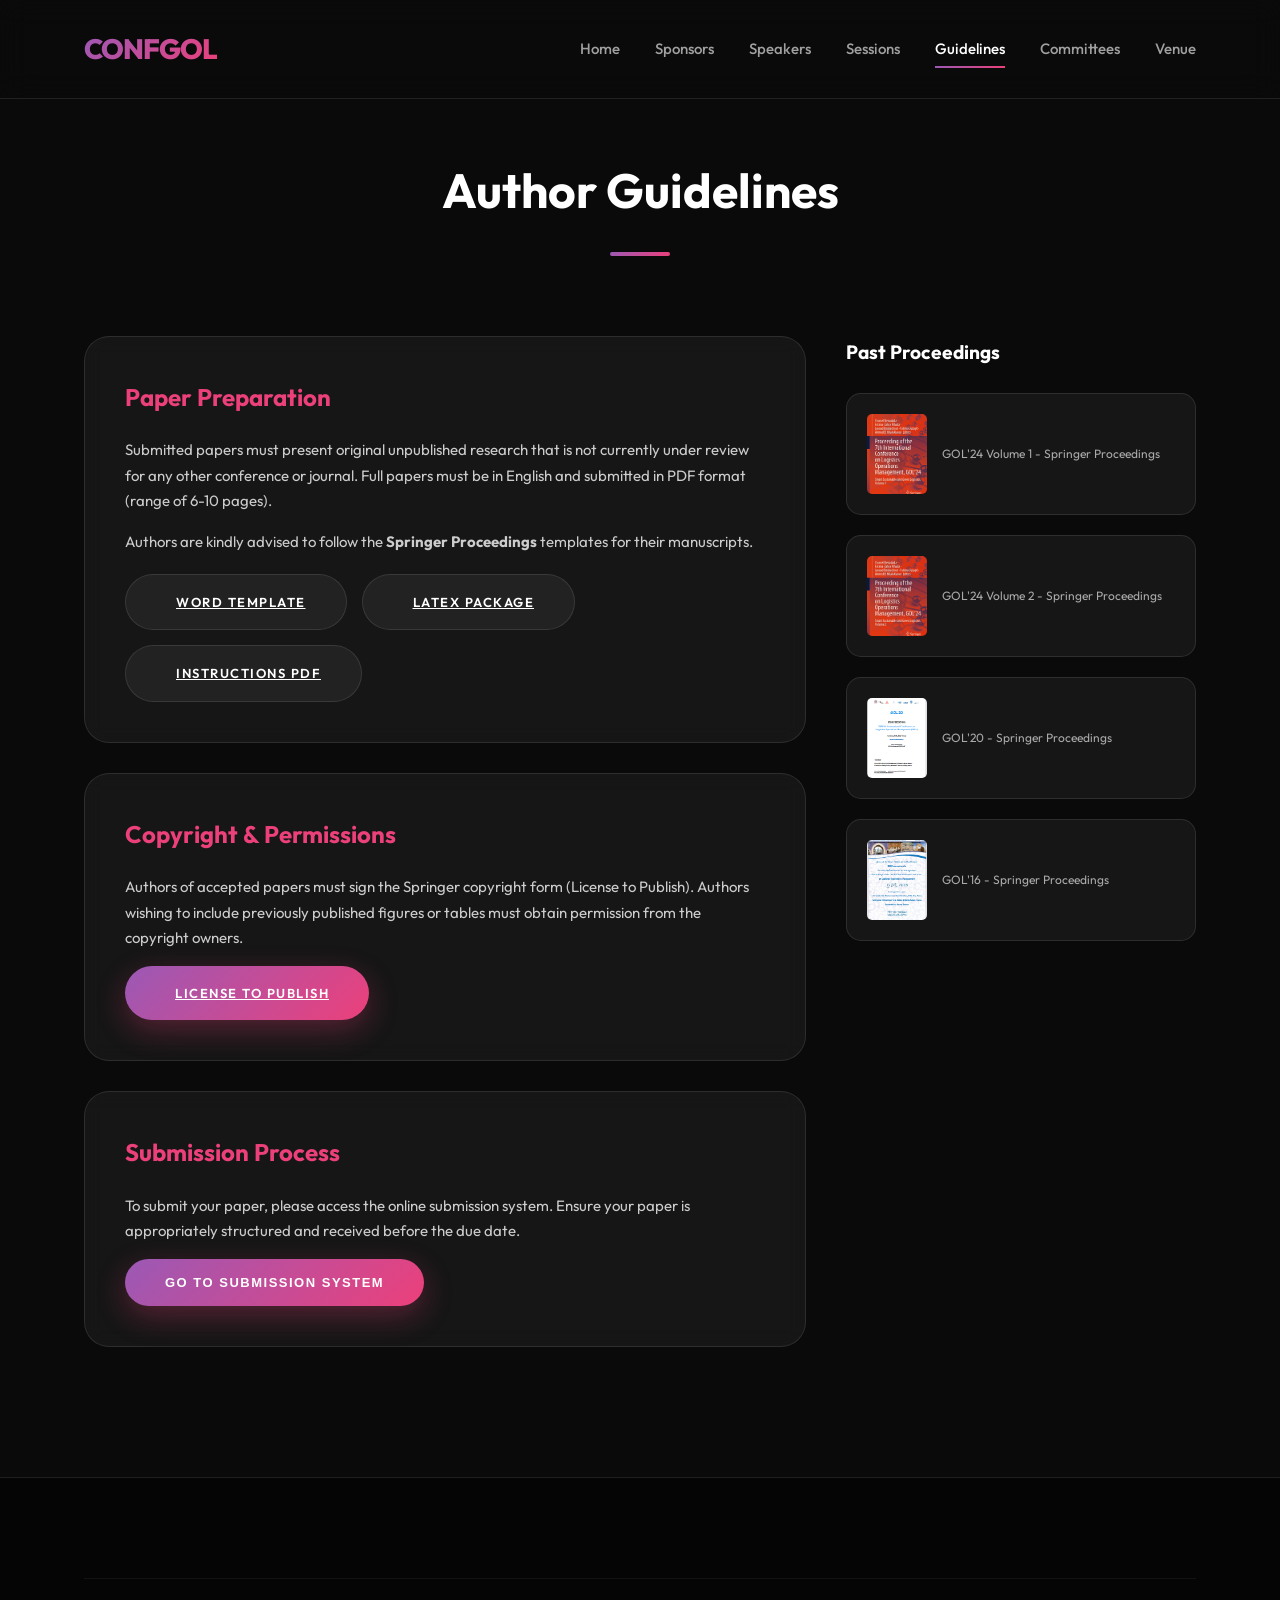
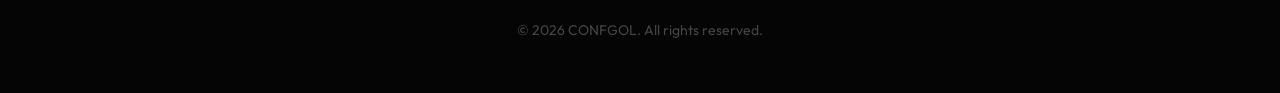
<file: author-guideline.html>
<!DOCTYPE html>
<html lang="en">
<head>
    <meta charset="UTF-8">
    <meta name="viewport" content="width=device-width, initial-scale=1.0">
    <title>GOL 2026 Conference</title>
    <link rel="preconnect" href="https://fonts.googleapis.com">
    <link rel="preconnect" href="https://fonts.gstatic.com" crossorigin>
    <link href="https://fonts.googleapis.com/css2?family=Outfit:wght@300;400;600;800&display=swap" rel="stylesheet">
    <link rel="stylesheet" href="css/style.css">
    <style>
        .guideline-wrapper { display: flex; gap: 40px; margin-top: 50px; }
        .guideline-main { flex: 1; }
        .guideline-sidebar { flex: 0 0 350px; }
        .doc-section {
            background: var(--glass-bg);
            border: 1px solid var(--glass-border);
            padding: 40px;
            border-radius: 25px;
            margin-bottom: 30px;
            backdrop-filter: blur(10px);
        }
        .doc-section h3 { color: var(--primary-pink); margin-bottom: 20px; font-size: 1.5rem; }
        .doc-section p { color: #ccc; margin-bottom: 15px; font-size: 15px; }
        .download-box {
            display: flex;
            gap: 15px;
            margin-top: 20px;
            flex-wrap: wrap;
        }
        .proceeding-card {
            background: var(--glass-bg);
            border: 1px solid var(--glass-border);
            padding: 20px;
            border-radius: 15px;
            margin-bottom: 20px;
            display: flex;
            gap: 15px;
            align-items: center;
            transition: var(--transition);
        }
        .proceeding-card:hover { transform: translateX(5px); background: rgba(255, 255, 255, 0.1); }
        .proceeding-card img { width: 60px; height: 80px; object-fit: cover; border-radius: 5px; }
        .proceeding-card p { font-size: 12px; color: #aaa; margin: 0; }
        @media (max-width: 992px) {
            .guideline-wrapper { flex-direction: column; }
            .guideline-sidebar { flex: 0 0 auto; }
        }
    </style>
</head>
<body>
    <header>
        <div class="container">
            <div class="logo">
                <a href="index.html">CONFGOL</a>
            </div>
            <nav id="main-nav">
                <div id="toggle-nav" aria-label="Toggle navigation">
                    <span class="menu-icon"></span>
                </div>
                <ul>
                    <li><a href="index.html">Home</a></li>
                    <li><a href="sponsor-and-partners.html">Sponsors</a></li>
                    <li><a href="keynote-speakers.html">Speakers</a></li>
                    <li><a href="special-sessions.html">Sessions</a></li>
                    <li><a href="author-guideline.html" class="active">Guidelines</a></li>
                    <li><a href="committees.html">Committees</a></li>
                    <li><a href="venue.html">Venue</a></li>
                </ul>
            </nav>
        </div>
    </header>

    <main class="container" style="padding-top: 150px;">
        <div class="section-header">
            <h2>Author Guidelines</h2>
            <div class="divider"></div>
        </div>

        <div class="guideline-wrapper">
            <div class="guideline-main">
                <div class="doc-section">
                    <h3>Paper Preparation</h3>
                    <p>Submitted papers must present original unpublished research that is not currently under review for any other conference or journal. Full papers must be in English and submitted in PDF format (range of 6-10 pages).</p>
                    <p>Authors are kindly advised to follow the <strong>Springer Proceedings</strong> templates for their manuscripts.</p>
                    
                    <div class="download-box">
                        <a href="docs/Word_Template.zip" class="btn btn-secondary"><i class="fas fa-file-word"></i> Word Template</a>
                        <a href="docs/LaTex_Package.zip" class="btn btn-secondary"><i class="fas fa-file-code"></i> LaTeX Package</a>
                        <a href="docs/typeinst.pdf" class="btn btn-secondary"><i class="fas fa-file-pdf"></i> Instructions PDF</a>
                    </div>
                </div>

                <div class="doc-section">
                    <h3>Copyright & Permissions</h3>
                    <p>Authors of accepted papers must sign the Springer copyright form (License to Publish). Authors wishing to include previously published figures or tables must obtain permission from the copyright owners.</p>
                    <a href="docs/Springer_Licence.docx" class="btn btn-primary"><i class="fas fa-signature"></i> License to Publish</a>
                </div>

                <div class="doc-section">
                    <h3>Submission Process</h3>
                    <p>To submit your paper, please access the online submission system. Ensure your paper is appropriately structured and received before the due date.</p>
                    <button class="btn btn-primary">Go to Submission System</button>
                </div>
            </div>

            <aside class="guideline-sidebar">
                <h3 style="margin-bottom: 25px; font-size: 1.2rem;">Past Proceedings</h3>
                <div class="proceeding-card">
                    <img src="images/Proceeding1.png" alt="P1">
                    <p>GOL'24 Volume 1 - Springer Proceedings</p>
                </div>
                <div class="proceeding-card">
                    <img src="images/Proceeding2.png" alt="P2">
                    <p>GOL'24 Volume 2 - Springer Proceedings</p>
                </div>
                <div class="proceeding-card">
                    <img src="images/Proceeding3.png" alt="P3">
                    <p>GOL'20 - Springer Proceedings</p>
                </div>
                <div class="proceeding-card">
                    <img src="images/Proceeding4.png" alt="P4">
                    <p>GOL'16 - Springer Proceedings</p>
                </div>
            </aside>
        </div>
    </main>

    <footer style="margin-top: 100px;">
        <div class="container">
            <div class="footer-bottom">
                <p>&copy; 2026 CONFGOL. All rights reserved.</p>
            </div>
        </div>
    </footer>

    <script src="js/script.js"></script>
</body>
</html>
</file>
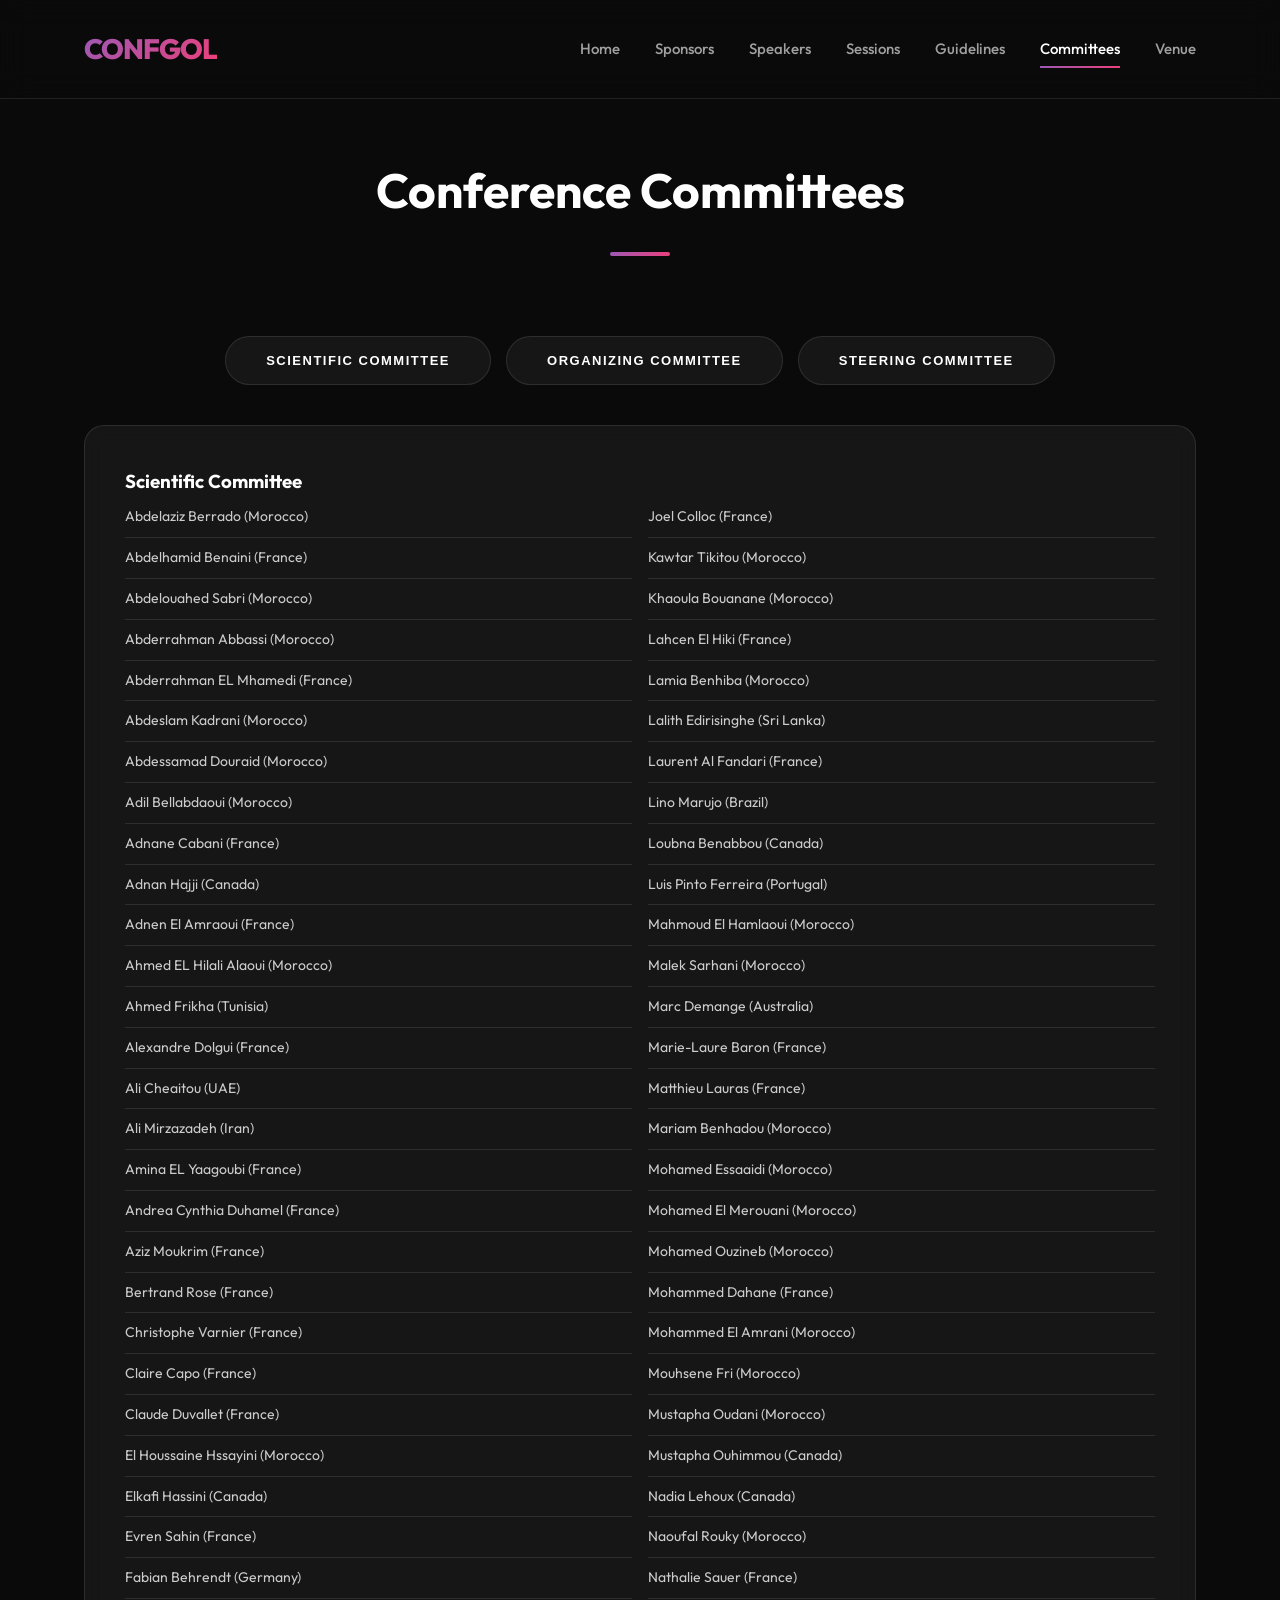
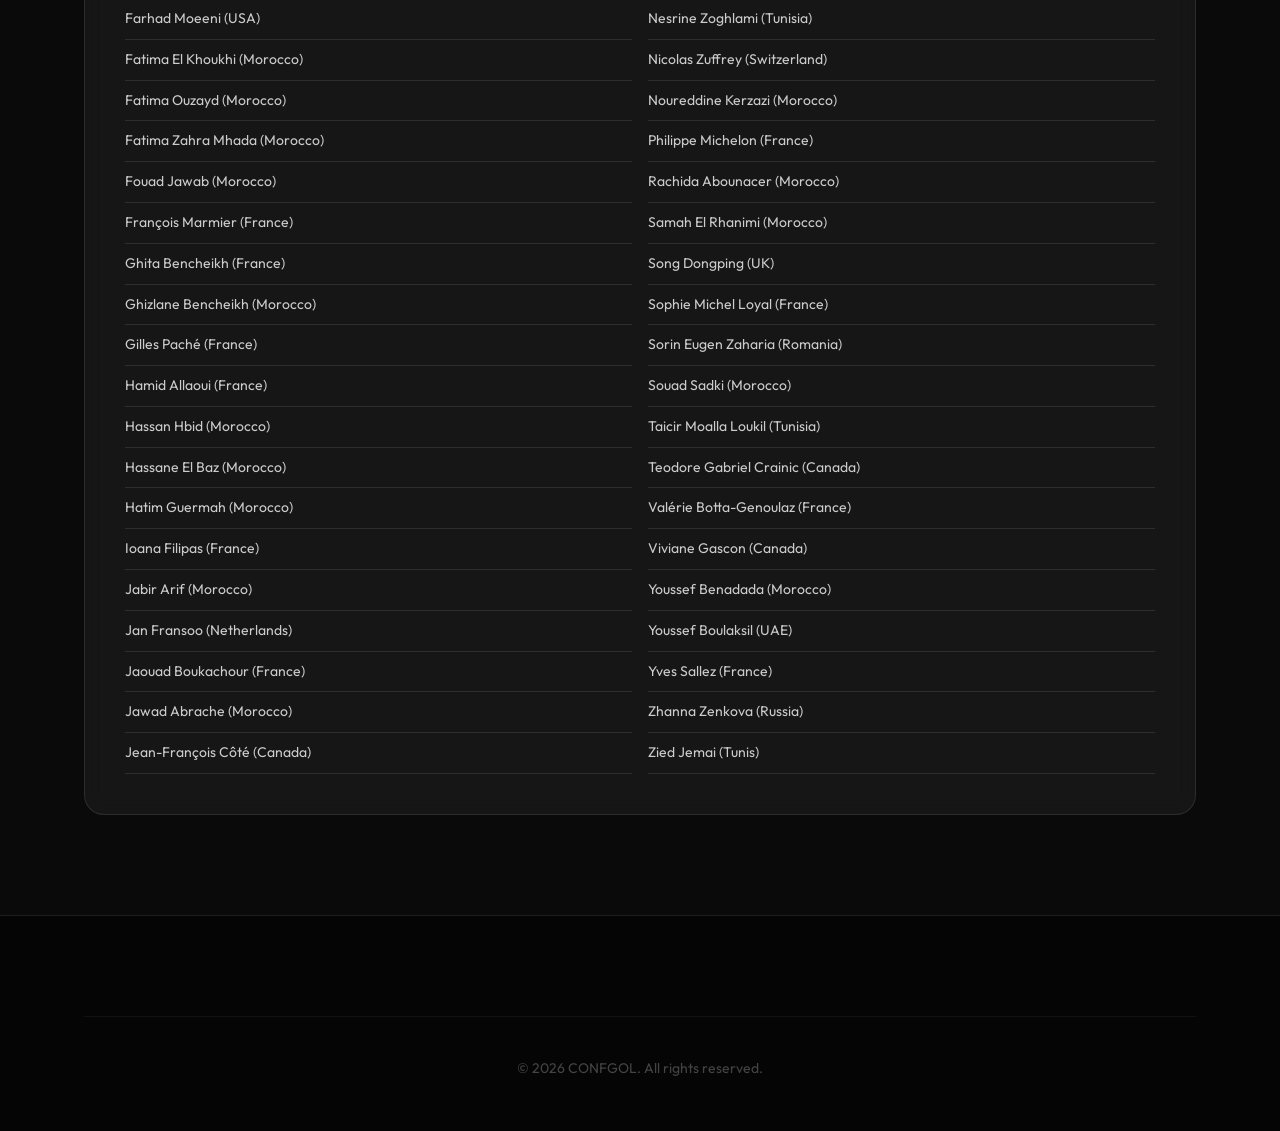
<file: committees.html>
<!DOCTYPE html>
<html lang="en">
<head>
    <meta charset="UTF-8">
    <meta name="viewport" content="width=device-width, initial-scale=1.0">
    <title>Committees | GOL'26</title>
    <link rel="preconnect" href="https://fonts.googleapis.com">
    <link rel="preconnect" href="https://fonts.gstatic.com" crossorigin>
    <link href="https://fonts.googleapis.com/css2?family=Outfit:wght@300;400;600;800&display=swap" rel="stylesheet">
    <link rel="stylesheet" href="css/style.css">
    <style>
        .committee-section { display: none; }
        .committee-section.active { display: block; animation: fadeIn 0.5s ease; }
        .committee-list { columns: 2; list-style: none; padding: 0; }
        @media (max-width: 768px) { .committee-list { columns: 1; } }
        .committee-list li { padding: 8px 0; border-bottom: 1px solid var(--glass-border); font-size: 14px; color: #ccc; }
        .committee-nav { margin-bottom: 40px; display: flex; gap: 15px; justify-content: center; flex-wrap: wrap; }
    </style>
</head>
<body>
    <header>
        <div class="container">
            <div class="logo">
                <a href="index.html">CONFGOL</a>
            </div>
            <nav id="main-nav">
                <div id="toggle-nav" aria-label="Toggle navigation">
                    <span class="menu-icon"></span>
                </div>
                <ul>
                    <li><a href="index.html">Home</a></li>
                    <li><a href="sponsor-and-partners.html">Sponsors</a></li>
                    <li><a href="keynote-speakers.html">Speakers</a></li>
                    <li><a href="special-sessions.html">Sessions</a></li>
                    <li><a href="author-guideline.html">Guidelines</a></li>
                    <li><a href="committees.html" class="active">Committees</a></li>
                    <li><a href="venue.html">Venue</a></li>
                </ul>
            </nav>
        </div>
    </header>

    <main class="container" style="padding-top: 150px;">
        <div class="section-header">
            <h2>Conference Committees</h2>
            <div class="divider"></div>
        </div>

        <div class="committee-nav">
            <button class="btn btn-secondary active" data-target="scientific-committee">Scientific Committee</button>
            <button class="btn btn-secondary" data-target="organizing-committee">Organizing Committee</button>
            <button class="btn btn-secondary" data-target="steering-committee">Steering Committee</button>
        </div>

        <section id="scientific-committee" class="committee-section active glass-card" style="flex-direction: column; align-items: flex-start;">
            <h3>Scientific Committee</h3>
            <ul class="committee-list">
                <li>Abdelaziz Berrado (Morocco)</li>
                <li>Abdelhamid Benaini (France)</li>
                <li>Abdelouahed Sabri (Morocco)</li>
                <li>Abderrahman Abbassi (Morocco)</li>
                <li>Abderrahman EL Mhamedi (France)</li>
                <li>Abdeslam Kadrani (Morocco)</li>
                <li>Abdessamad Douraid (Morocco)</li>
                <li>Adil Bellabdaoui (Morocco)</li>
                <li>Adnane Cabani (France)</li>
                <li>Adnan Hajji (Canada)</li>
                <li>Adnen El Amraoui (France)</li>
                <li>Ahmed EL Hilali Alaoui (Morocco)</li>
                <li>Ahmed Frikha (Tunisia)</li>
                <li>Alexandre Dolgui (France)</li>
                <li>Ali Cheaitou (UAE)</li>
                <li>Ali Mirzazadeh (Iran)</li>
                <li>Amina EL Yaagoubi (France)</li>
                <li>Andrea Cynthia Duhamel (France)</li>
                <li>Aziz Moukrim (France)</li>
                <li>Bertrand Rose (France)</li>
                <li>Christophe Varnier (France)</li>
                <li>Claire Capo (France)</li>
                <li>Claude Duvallet (France)</li>
                <li>El Houssaine Hssayini (Morocco)</li>
                <li>Elkafi Hassini (Canada)</li>
                <li>Evren Sahin (France)</li>
                <li>Fabian Behrendt (Germany)</li>
                <li>Farhad Moeeni (USA)</li>
                <li>Fatima El Khoukhi (Morocco)</li>
                <li>Fatima Ouzayd (Morocco)</li>
                <li>Fatima Zahra Mhada (Morocco)</li>
                <li>Fouad Jawab (Morocco)</li>
                <li>François Marmier (France)</li>
                <li>Ghita Bencheikh (France)</li>
                <li>Ghizlane Bencheikh (Morocco)</li>
                <li>Gilles Paché (France)</li>
                <li>Hamid Allaoui (France)</li>
                <li>Hassan Hbid (Morocco)</li>
                <li>Hassane El Baz (Morocco)</li>
                <li>Hatim Guermah (Morocco)</li>
                <li>Ioana Filipas (France)</li>
                <li>Jabir Arif (Morocco)</li>
                <li>Jan Fransoo (Netherlands)</li>
                <li>Jaouad Boukachour (France)</li>
                <li>Jawad Abrache (Morocco)</li>
                <li>Jean-François Côté (Canada)</li>
                <li>Joel Colloc (France)</li>
                <li>Kawtar Tikitou (Morocco)</li>
                <li>Khaoula Bouanane (Morocco)</li>
                <li>Lahcen El Hiki (France)</li>
                <li>Lamia Benhiba (Morocco)</li>
                <li>Lalith Edirisinghe (Sri Lanka)</li>
                <li>Laurent Al Fandari (France)</li>
                <li>Lino Marujo (Brazil)</li>
                <li>Loubna Benabbou (Canada)</li>
                <li>Luis Pinto Ferreira (Portugal)</li>
                <li>Mahmoud El Hamlaoui (Morocco)</li>
                <li>Malek Sarhani (Morocco)</li>
                <li>Marc Demange (Australia)</li>
                <li>Marie-Laure Baron (France)</li>
                <li>Matthieu Lauras (France)</li>
                <li>Mariam Benhadou (Morocco)</li>
                <li>Mohamed Essaaidi (Morocco)</li>
                <li>Mohamed El Merouani (Morocco)</li>
                <li>Mohamed Ouzineb (Morocco)</li>
                <li>Mohammed Dahane (France)</li>
                <li>Mohammed El Amrani (Morocco)</li>
                <li>Mouhsene Fri (Morocco)</li>
                <li>Mustapha Oudani (Morocco)</li>
                <li>Mustapha Ouhimmou (Canada)</li>
                <li>Nadia Lehoux (Canada)</li>
                <li>Naoufal Rouky (Morocco)</li>
                <li>Nathalie Sauer (France)</li>
                <li>Nesrine Zoghlami (Tunisia)</li>
                <li>Nicolas Zuffrey (Switzerland)</li>
                <li>Noureddine Kerzazi (Morocco)</li>
                <li>Philippe Michelon (France)</li>
                <li>Rachida Abounacer (Morocco)</li>
                <li>Samah El Rhanimi (Morocco)</li>
                <li>Song Dongping (UK)</li>
                <li>Sophie Michel Loyal (France)</li>
                <li>Sorin Eugen Zaharia (Romania)</li>
                <li>Souad Sadki (Morocco)</li>
                <li>Taicir Moalla Loukil (Tunisia)</li>
                <li>Teodore Gabriel Crainic (Canada)</li>
                <li>Valérie Botta-Genoulaz (France)</li>
                <li>Viviane Gascon (Canada)</li>
                <li>Youssef Benadada (Morocco)</li>
                <li>Youssef Boulaksil (UAE)</li>
                <li>Yves Sallez (France)</li>
                <li>Zhanna Zenkova (Russia)</li>
                <li>Zied Jemai (Tunis)</li>
            </ul>
        </section>

        <section id="organizing-committee" class="committee-section glass-card" style="flex-direction: column; align-items: flex-start;">
            <h3>Organizing Committee</h3>
            <ul class="committee-list" style="columns: 1;">
                <li>Youssef Benadada - Mohammed V University, Morocco</li>
                <li>Ahmed El Hilali Alaoui - Euro-Mediterranean University of Fes, Morocco</li>
                <li>Jaouad Boukachour - University of Le Havre, France</li>
                <li>Fatima Zahra Mhada - Mohammed V University, Morocco</li>
                <li>Fatima Ouzayd - Mohammed V University, Morocco</li>
                <li>Mohammed El Amrani - Faculty of Sciences, Mohammed V University in Rabat, Morocco</li>
                <li>Khaoula Bouanane - Mohammed V University, Morocco</li>
                <li>Khadija Mhada - ENSAM Casablanca, Morocco</li>
                <li>Khalil Abbal - Mohammed V University, Morocco</li>
            </ul>
        </section>

        <section id="steering-committee" class="committee-section glass-card" style="flex-direction: column; align-items: flex-start;">
            <h3>Steering Committee Chairs</h3>
            <ul class="committee-list" style="columns: 1;">
                <li>Youssef Benadada - Mohammed V University, Morocco</li>
                <li>Ahmed El Hilali Alaoui - Euro-Mediterranean University of Fes, Morocco</li>
                <li>Jaouad Boukachour - University of Le Havre, France</li>
            </ul>
        </section>
    </main>

    <footer style="margin-top: 100px;">
        <div class="container">
            <div class="footer-bottom">
                <p>&copy; 2026 CONFGOL. All rights reserved.</p>
            </div>
        </div>
    </footer>

    <script src="js/script.js"></script>
    <script>
        // Local handling for buttons in this page
        const navBtns = document.querySelectorAll('.committee-nav .btn');
        const sections = document.querySelectorAll('.committee-section');
        navBtns.forEach(btn => {
            btn.addEventListener('click', () => {
                navBtns.forEach(b => b.classList.remove('active'));
                sections.forEach(s => s.classList.remove('active'));
                btn.classList.add('active');
                document.getElementById(btn.getAttribute('data-target')).classList.add('active');
            });
        });
    </script>
</body>
</html>
</file>
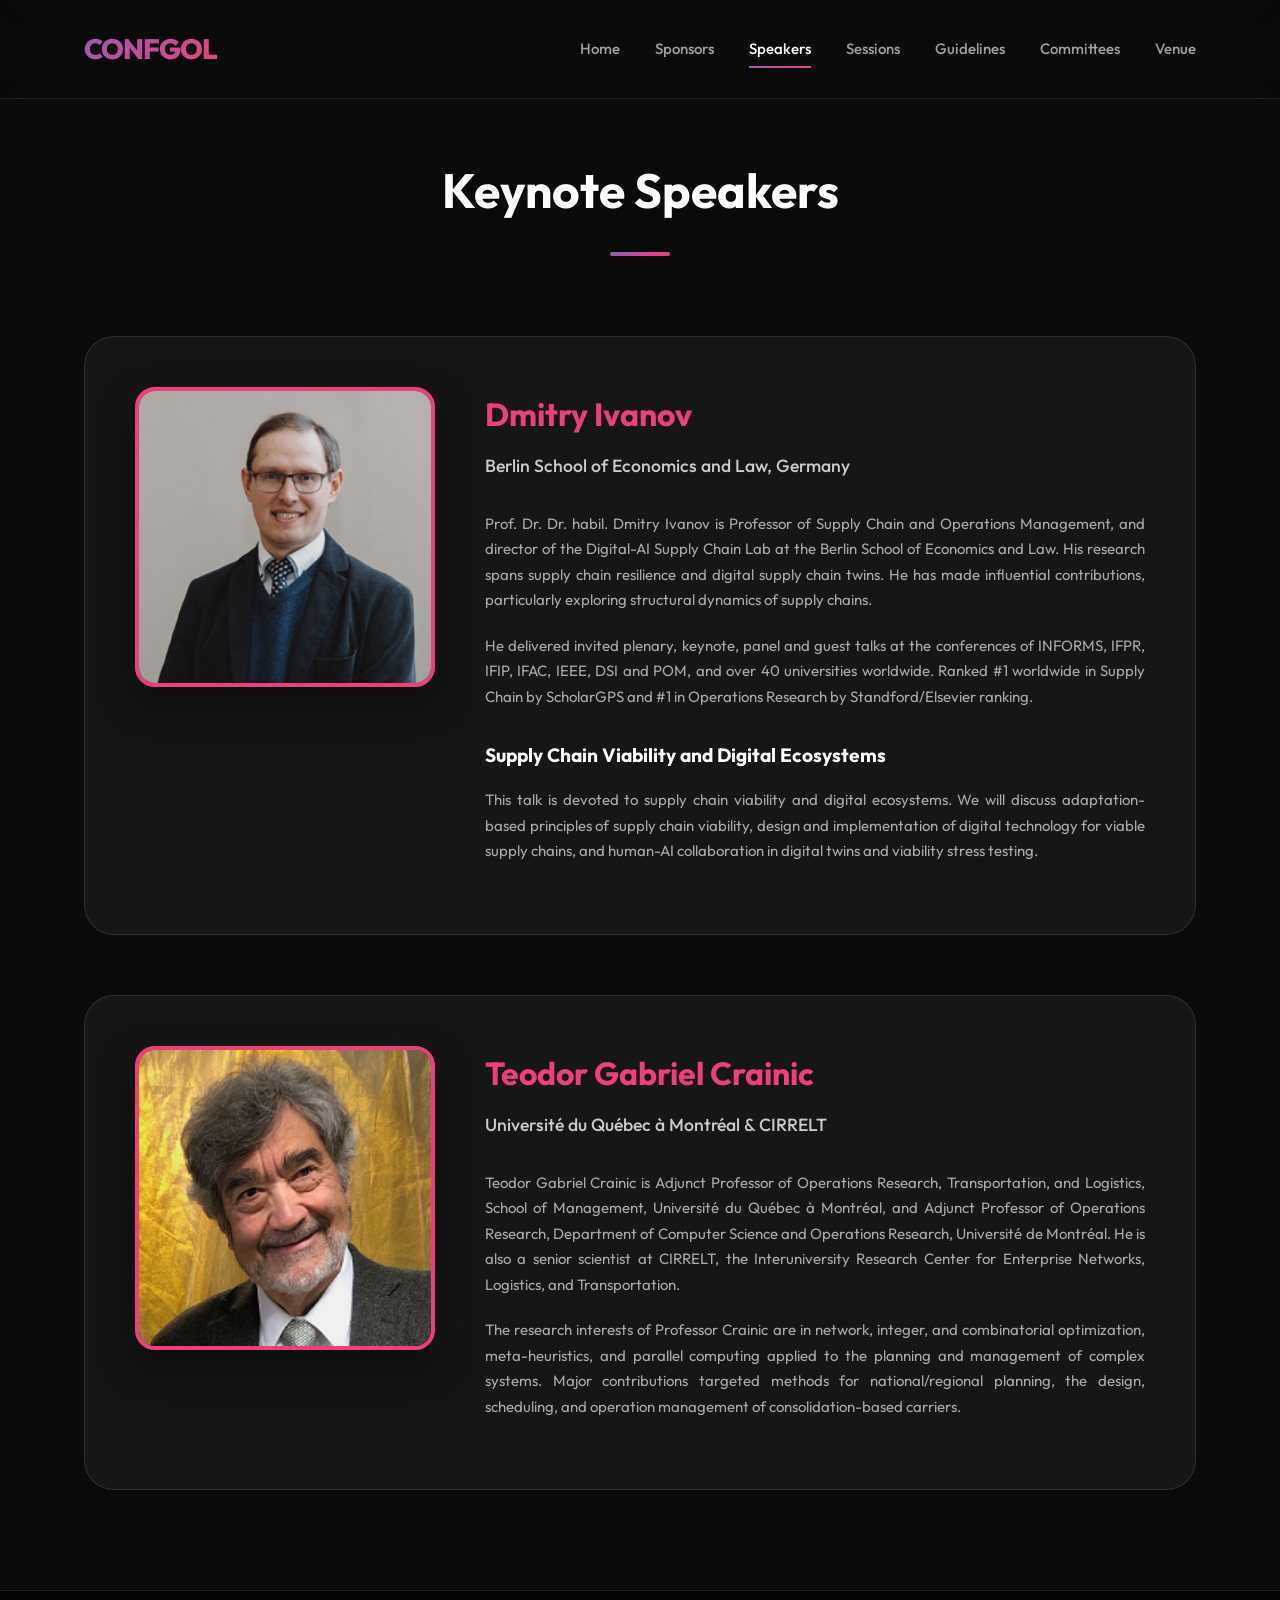
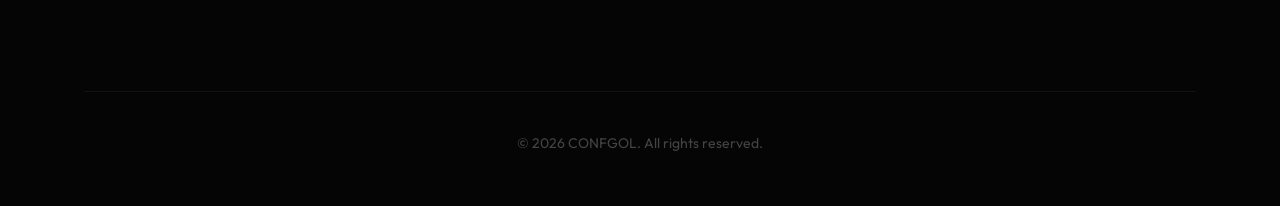
<file: keynote-speakers.html>
<!DOCTYPE html>
<html lang="en">
<head>
    <meta charset="UTF-8">
    <meta name="viewport" content="width=device-width, initial-scale=1.0">
    <title>Keynote Speakers | GOL'26</title>
    <link rel="preconnect" href="https://fonts.googleapis.com">
    <link rel="preconnect" href="https://fonts.gstatic.com" crossorigin>
    <link href="https://fonts.googleapis.com/css2?family=Outfit:wght@300;400;600;800&display=swap" rel="stylesheet">
    <link rel="stylesheet" href="css/style.css">
    <style>
        .speaker-full-card {
            background: var(--glass-bg);
            border: 1px solid var(--glass-border);
            border-radius: 30px;
            padding: 50px;
            margin-bottom: 60px;
            display: flex;
            gap: 50px;
            transition: var(--transition);
        }
        .speaker-full-card:hover {
            border-color: var(--primary-pink);
            background: rgba(255, 255, 255, 0.08);
        }
        .speaker-aside {
            flex: 0 0 300px;
            text-align: center;
        }
        .speaker-aside img {
            width: 100%;
            border-radius: 20px;
            border: 4px solid var(--primary-pink);
            margin-bottom: 20px;
            box-shadow: var(--shadow);
        }
        .speaker-main { flex: 1; }
        .speaker-main h3 { font-size: 2rem; margin-bottom: 10px; color: var(--primary-pink); }
        .speaker-main .title { font-size: 1.1rem; color: #ccc; margin-bottom: 30px; font-weight: 500; display: block; }
        .speaker-main .bio { font-size: 15px; color: #aaa; margin-bottom: 20px; text-align: justify; }
        .speaker-main h4 { margin-top: 30px; margin-bottom: 15px; color: var(--white); font-size: 1.2rem; }
        @media (max-width: 992px) {
            .speaker-full-card { flex-direction: column; padding: 30px; }
            .speaker-aside { flex: 0 0 auto; max-width: 250px; margin: 0 auto; }
        }
    </style>
</head>
<body>
    <header>
        <div class="container">
            <div class="logo">
                <a href="index.html">CONFGOL</a>
            </div>
            <nav id="main-nav">
                <div id="toggle-nav" aria-label="Toggle navigation">
                    <span class="menu-icon"></span>
                </div>
                <ul>
                    <li><a href="index.html">Home</a></li>
                    <li><a href="sponsor-and-partners.html">Sponsors</a></li>
                    <li><a href="keynote-speakers.html" class="active">Speakers</a></li>
                    <li><a href="special-sessions.html">Sessions</a></li>
                    <li><a href="author-guideline.html">Guidelines</a></li>
                    <li><a href="committees.html">Committees</a></li>
                    <li><a href="venue.html">Venue</a></li>
                </ul>
            </nav>
        </div>
    </header>

    <main class="container" style="padding-top: 150px;">
        <div class="section-header">
            <h2>Keynote Speakers</h2>
            <div class="divider"></div>
        </div>

        <!-- Speaker 1 -->
        <article class="speaker-full-card">
            <div class="speaker-aside">
                <img src="images/Dmitry.png" alt="Dmitry Ivanov">
            </div>
            <div class="speaker-main">
                <h3>Dmitry Ivanov</h3>
                <span class="title">Berlin School of Economics and Law, Germany</span>
                <p class="bio">Prof. Dr. Dr. habil. Dmitry Ivanov is Professor of Supply Chain and Operations Management, and director of the Digital-AI Supply Chain Lab at the Berlin School of Economics and Law. His research spans supply chain resilience and digital supply chain twins. He has made influential contributions, particularly exploring structural dynamics of supply chains.</p>
                <p class="bio">He delivered invited plenary, keynote, panel and guest talks at the conferences of INFORMS, IFPR, IFIP, IFAC, IEEE, DSI and POM, and over 40 universities worldwide. Ranked #1 worldwide in Supply Chain by ScholarGPS and #1 in Operations Research by Standford/Elsevier ranking.</p>
                
                <h4>Supply Chain Viability and Digital Ecosystems</h4>
                <p class="bio">This talk is devoted to supply chain viability and digital ecosystems. We will discuss adaptation-based principles of supply chain viability, design and implementation of digital technology for viable supply chains, and human-AI collaboration in digital twins and viability stress testing.</p>
            </div>
        </article>

        <!-- Speaker 2 -->
        <article class="speaker-full-card">
            <div class="speaker-aside">
                <img src="images/crainic.png" alt="Teodor Gabriel Crainic">
            </div>
            <div class="speaker-main">
                <h3>Teodor Gabriel Crainic</h3>
                <span class="title">Université du Québec à Montréal & CIRRELT</span>
                <p class="bio">Teodor Gabriel Crainic is Adjunct Professor of Operations Research, Transportation, and Logistics, School of Management, Université du Québec à Montréal, and Adjunct Professor of Operations Research, Department of Computer Science and Operations Research, Université de Montréal. He is also a senior scientist at CIRRELT, the Interuniversity Research Center for Enterprise Networks, Logistics, and Transportation.</p>
                <p class="bio">The research interests of Professor Crainic are in network, integer, and combinatorial optimization, meta-heuristics, and parallel computing applied to the planning and management of complex systems. Major contributions targeted methods for national/regional planning, the design, scheduling, and operation management of consolidation-based carriers.</p>
            </div>
        </article>
    </main>

    <footer style="margin-top: 100px;">
        <div class="container">
            <div class="footer-bottom">
                <p>&copy; 2026 CONFGOL. All rights reserved.</p>
            </div>
        </div>
    </footer>

    <script src="js/script.js"></script>
</body>
</html>
</file>
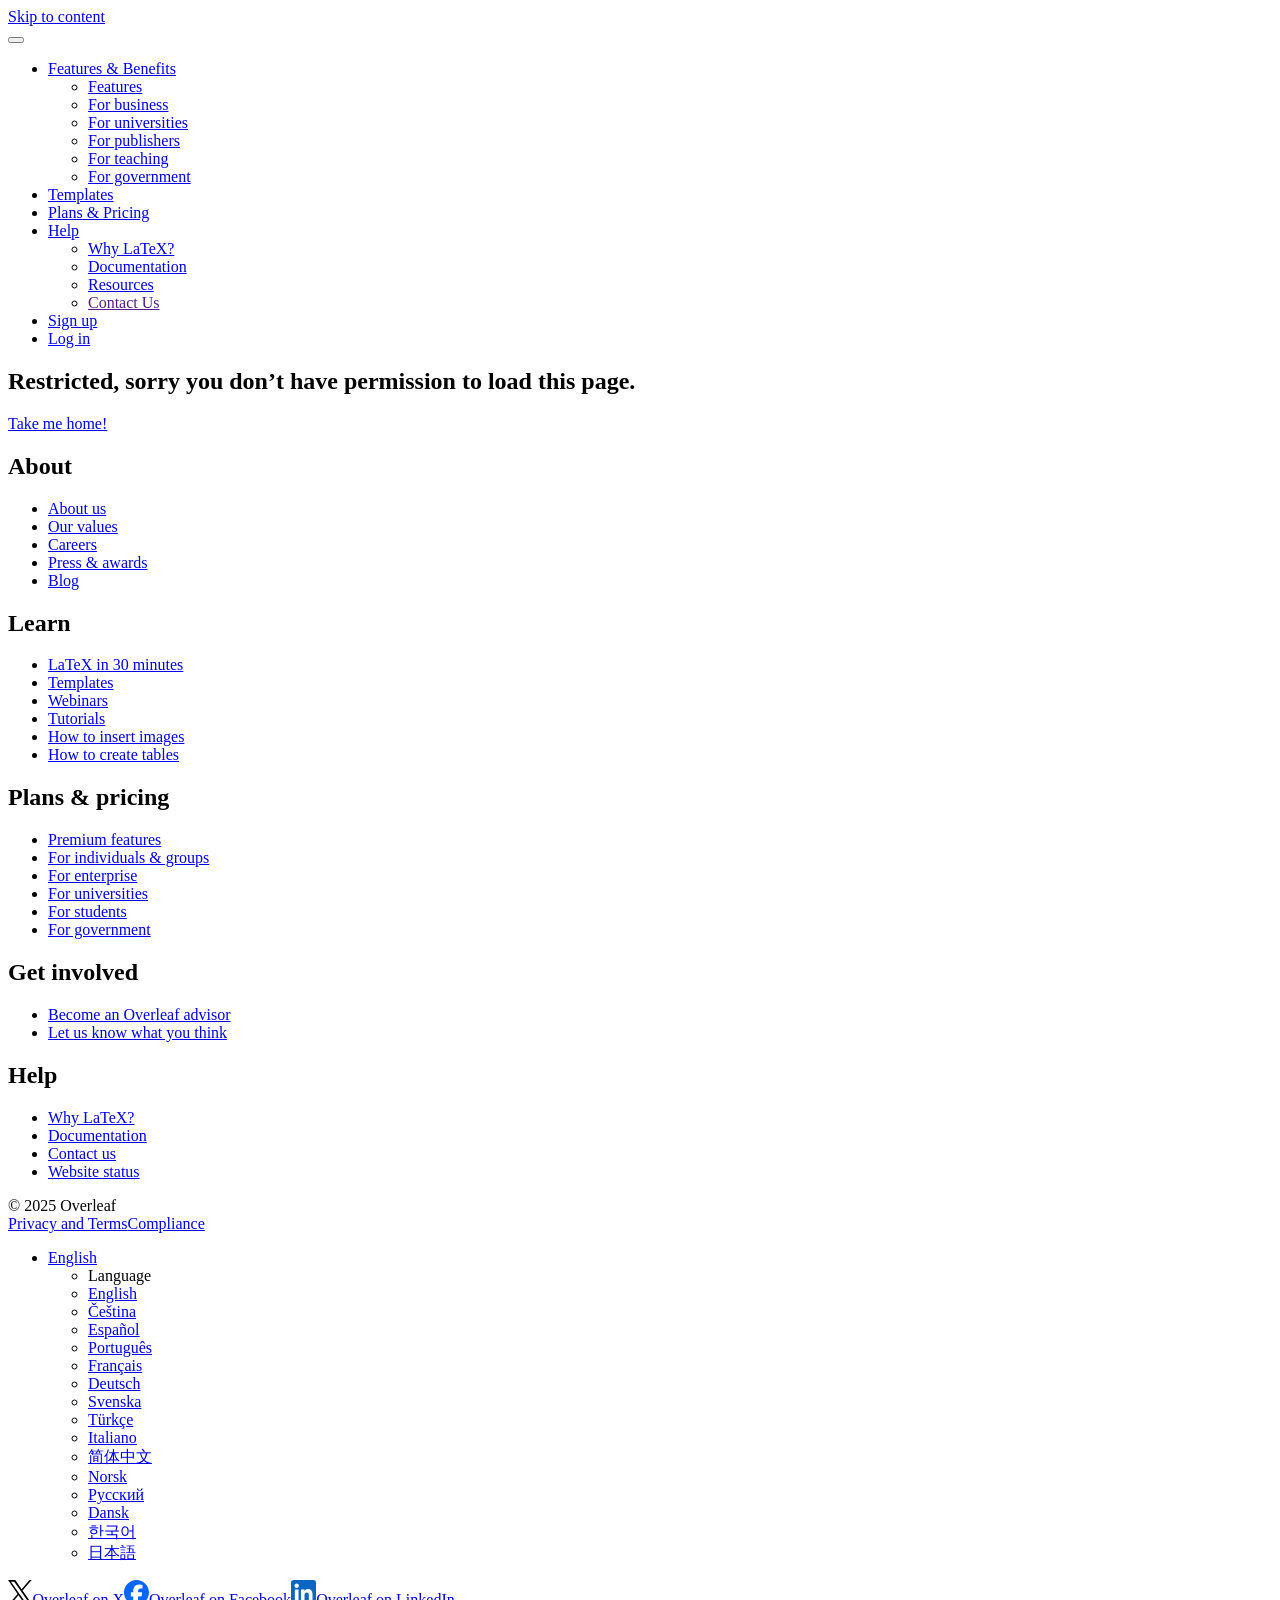
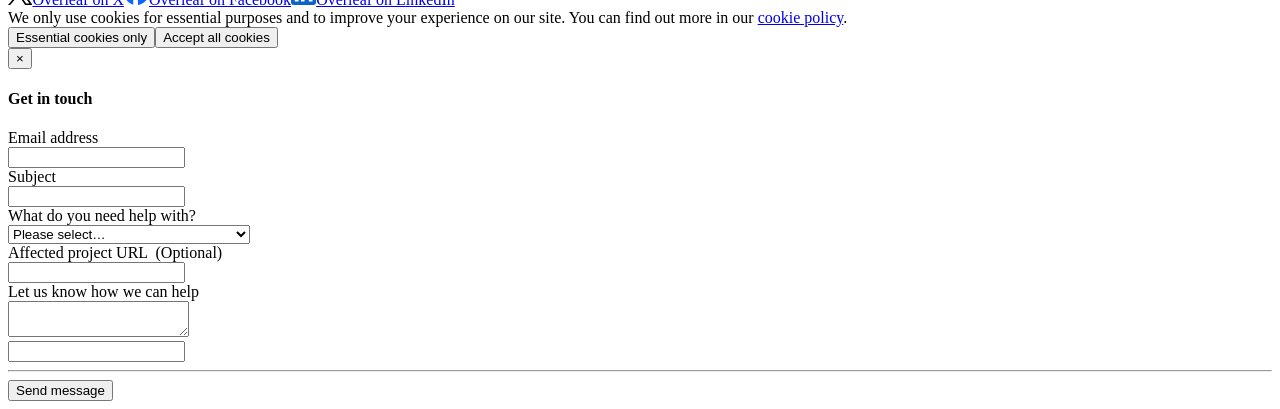
<file: output.pdf.html>
<!DOCTYPE html><html lang="en"><head><title>Restricted - Overleaf, Online LaTeX Editor</title><meta name="twitter:title" content="Restricted"><meta name="og:title" content="Restricted"><meta name="description" content="An online LaTeX editor that’s easy to use. No installation, real-time collaboration, version control, hundreds of LaTeX templates, and more."><meta itemprop="description" content="An online LaTeX editor that’s easy to use. No installation, real-time collaboration, version control, hundreds of LaTeX templates, and more."><meta itemprop="image" content="https://cdn.overleaf.com/img/ol-brand/overleaf_og_logo.png"><meta name="image" content="https://cdn.overleaf.com/img/ol-brand/overleaf_og_logo.png"><meta itemprop="name" content="Overleaf, the Online LaTeX Editor"><meta name="twitter:card" content="summary"><meta name="twitter:site" content="@overleaf"><meta name="twitter:description" content="An online LaTeX editor that’s easy to use. No installation, real-time collaboration, version control, hundreds of LaTeX templates, and more."><meta name="twitter:image" content="https://cdn.overleaf.com/img/ol-brand/overleaf_og_logo.png"><meta property="fb:app_id" content="400474170024644"><meta property="og:description" content="An online LaTeX editor that’s easy to use. No installation, real-time collaboration, version control, hundreds of LaTeX templates, and more."><meta property="og:image" content="https://cdn.overleaf.com/img/ol-brand/overleaf_og_logo.png"><meta property="og:type" content="website"><meta name="viewport" content="width=device-width, initial-scale=1.0, user-scalable=yes"><link rel="icon" sizes="32x32" href="/favicon-32x32.png"><link rel="icon" sizes="16x16" href="/favicon-16x16.png"><link rel="icon" href="/favicon.svg" type="image/svg+xml"><link rel="apple-touch-icon" href="/apple-touch-icon.png"><link rel="mask-icon" href="/mask-favicon.svg" color="#046530"><link rel="manifest" href="/web.sitemanifest"><link rel="stylesheet" href="https://cdn.overleaf.com/stylesheets/main-style-01c2ee243ca78f386c85.css" id="main-stylesheet"><link rel="alternate" href="https://www.overleaf.com/download/project/680f57f52fa1a9a6def20ae5/build/1967bf66eae-d93e0b5a5d0af424/output/output.pdf" hreflang="en"><link rel="alternate" href="https://cs.overleaf.com/download/project/680f57f52fa1a9a6def20ae5/build/1967bf66eae-d93e0b5a5d0af424/output/output.pdf" hreflang="cs"><link rel="alternate" href="https://es.overleaf.com/download/project/680f57f52fa1a9a6def20ae5/build/1967bf66eae-d93e0b5a5d0af424/output/output.pdf" hreflang="es"><link rel="alternate" href="https://pt.overleaf.com/download/project/680f57f52fa1a9a6def20ae5/build/1967bf66eae-d93e0b5a5d0af424/output/output.pdf" hreflang="pt"><link rel="alternate" href="https://fr.overleaf.com/download/project/680f57f52fa1a9a6def20ae5/build/1967bf66eae-d93e0b5a5d0af424/output/output.pdf" hreflang="fr"><link rel="alternate" href="https://de.overleaf.com/download/project/680f57f52fa1a9a6def20ae5/build/1967bf66eae-d93e0b5a5d0af424/output/output.pdf" hreflang="de"><link rel="alternate" href="https://sv.overleaf.com/download/project/680f57f52fa1a9a6def20ae5/build/1967bf66eae-d93e0b5a5d0af424/output/output.pdf" hreflang="sv"><link rel="alternate" href="https://tr.overleaf.com/download/project/680f57f52fa1a9a6def20ae5/build/1967bf66eae-d93e0b5a5d0af424/output/output.pdf" hreflang="tr"><link rel="alternate" href="https://it.overleaf.com/download/project/680f57f52fa1a9a6def20ae5/build/1967bf66eae-d93e0b5a5d0af424/output/output.pdf" hreflang="it"><link rel="alternate" href="https://cn.overleaf.com/download/project/680f57f52fa1a9a6def20ae5/build/1967bf66eae-d93e0b5a5d0af424/output/output.pdf" hreflang="zh-CN"><link rel="alternate" href="https://no.overleaf.com/download/project/680f57f52fa1a9a6def20ae5/build/1967bf66eae-d93e0b5a5d0af424/output/output.pdf" hreflang="no"><link rel="alternate" href="https://ru.overleaf.com/download/project/680f57f52fa1a9a6def20ae5/build/1967bf66eae-d93e0b5a5d0af424/output/output.pdf" hreflang="ru"><link rel="alternate" href="https://da.overleaf.com/download/project/680f57f52fa1a9a6def20ae5/build/1967bf66eae-d93e0b5a5d0af424/output/output.pdf" hreflang="da"><link rel="alternate" href="https://ko.overleaf.com/download/project/680f57f52fa1a9a6def20ae5/build/1967bf66eae-d93e0b5a5d0af424/output/output.pdf" hreflang="ko"><link rel="alternate" href="https://ja.overleaf.com/download/project/680f57f52fa1a9a6def20ae5/build/1967bf66eae-d93e0b5a5d0af424/output/output.pdf" hreflang="ja"><script type="text/javascript" nonce="LGQm27MJKsmLX6aClKsa1A==" id="ga-loader" data-ga-token="UA-112092690-1" data-ga-token-v4="G-RV4YBCCCWJ" data-cookie-domain=".overleaf.com" data-session-analytics-id="c30d4888-3875-4e24-9c42-d44715fadc39">var gaSettings = document.querySelector('#ga-loader').dataset;
var gaid = gaSettings.gaTokenV4;
var gaToken = gaSettings.gaToken;
var cookieDomain = gaSettings.cookieDomain;
var sessionAnalyticsId = gaSettings.sessionAnalyticsId;
if(gaid) {
    var additionalGaConfig = sessionAnalyticsId ? { 'user_id': sessionAnalyticsId } : {};
    window.dataLayer = window.dataLayer || [];
    function gtag(){
        dataLayer.push(arguments);
    }
    gtag('js', new Date());
    gtag('config', gaid, { 'anonymize_ip': true, ...additionalGaConfig });
}
if (gaToken) {
    window.ga = window.ga || function () {
        (window.ga.q = window.ga.q || []).push(arguments);
    }, window.ga.l = 1 * new Date();
}
var loadGA = window.olLoadGA = function() {
    if (gaid) {
        var s = document.createElement('script');
        s.setAttribute('async', 'async');
        s.setAttribute('src', 'https://www.googletagmanager.com/gtag/js?id=' + gaid);
        document.querySelector('head').append(s);
    } 
    if (gaToken) {
        (function(i,s,o,g,r,a,m){i['GoogleAnalyticsObject']=r;i[r]=i[r]||function(){
        (i[r].q=i[r].q||[]).push(arguments)},i[r].l=1*new Date();a=s.createElement(o),
        m=s.getElementsByTagName(o)[0];a.async=1;a.src=g;m.parentNode.insertBefore(a,m)
        })(window,document,'script','//www.google-analytics.com/analytics.js','ga');
        ga('create', gaToken, cookieDomain.replace(/^\./, ""));
        ga('set', 'anonymizeIp', true);
        if (sessionAnalyticsId) {
            ga('set', 'userId', sessionAnalyticsId);
        }
        ga('send', 'pageview');
    }
};
// Check if consent given (features/cookie-banner)
var oaCookie = document.cookie.split('; ').find(function(cookie) {
    return cookie.startsWith('oa=');
});
if(oaCookie) {
    var oaCookieValue = oaCookie.split('=')[1];
    if(oaCookieValue === '1') {
        loadGA();
    }
}
</script><meta name="ol-csrfToken" content="ECySLir5-rfT7RCquW4VjI6wOnubmoSuGY38"><meta name="ol-baseAssetPath" content="https://cdn.overleaf.com/"><meta name="ol-mathJaxPath" content="/js/libs/mathjax-3.2.2/es5/tex-svg-full.js"><meta name="ol-dictionariesRoot" content="/js/dictionaries/0.0.3/"><meta name="ol-usersEmail" content=""><meta name="ol-ab" data-type="json" content="{}"><meta name="ol-user_id"><meta name="ol-i18n" data-type="json" content="{&quot;currentLangCode&quot;:&quot;en&quot;}"><meta name="ol-ExposedSettings" data-type="json" content="{&quot;isOverleaf&quot;:true,&quot;appName&quot;:&quot;Overleaf&quot;,&quot;adminEmail&quot;:&quot;support@overleaf.com&quot;,&quot;dropboxAppName&quot;:&quot;Overleaf&quot;,&quot;ieeeBrandId&quot;:15,&quot;hasAffiliationsFeature&quot;:true,&quot;hasSamlFeature&quot;:true,&quot;samlInitPath&quot;:&quot;/saml/ukamf/init&quot;,&quot;hasLinkUrlFeature&quot;:true,&quot;hasLinkedProjectFileFeature&quot;:true,&quot;hasLinkedProjectOutputFileFeature&quot;:true,&quot;siteUrl&quot;:&quot;https://www.overleaf.com&quot;,&quot;emailConfirmationDisabled&quot;:false,&quot;maxEntitiesPerProject&quot;:2000,&quot;maxUploadSize&quot;:52428800,&quot;projectUploadTimeout&quot;:120000,&quot;recaptchaSiteKey&quot;:&quot;6LebiTwUAAAAAMuPyjA4pDA4jxPxPe2K9_ndL74Q&quot;,&quot;recaptchaDisabled&quot;:{&quot;invite&quot;:true,&quot;login&quot;:false,&quot;passwordReset&quot;:false,&quot;register&quot;:false,&quot;addEmail&quot;:false},&quot;textExtensions&quot;:[&quot;tex&quot;,&quot;latex&quot;,&quot;sty&quot;,&quot;cls&quot;,&quot;bst&quot;,&quot;bib&quot;,&quot;bibtex&quot;,&quot;txt&quot;,&quot;tikz&quot;,&quot;mtx&quot;,&quot;rtex&quot;,&quot;md&quot;,&quot;asy&quot;,&quot;lbx&quot;,&quot;bbx&quot;,&quot;cbx&quot;,&quot;m&quot;,&quot;lco&quot;,&quot;dtx&quot;,&quot;ins&quot;,&quot;ist&quot;,&quot;def&quot;,&quot;clo&quot;,&quot;ldf&quot;,&quot;rmd&quot;,&quot;lua&quot;,&quot;gv&quot;,&quot;mf&quot;,&quot;yml&quot;,&quot;yaml&quot;,&quot;lhs&quot;,&quot;mk&quot;,&quot;xmpdata&quot;,&quot;cfg&quot;,&quot;rnw&quot;,&quot;ltx&quot;,&quot;inc&quot;],&quot;editableFilenames&quot;:[&quot;latexmkrc&quot;,&quot;.latexmkrc&quot;,&quot;makefile&quot;,&quot;gnumakefile&quot;],&quot;validRootDocExtensions&quot;:[&quot;tex&quot;,&quot;Rtex&quot;,&quot;ltx&quot;,&quot;Rnw&quot;],&quot;fileIgnorePattern&quot;:&quot;**/{{__MACOSX,.git,.texpadtmp,.R}{,/**},.!(latexmkrc),*.{dvi,aux,log,toc,out,pdfsync,synctex,synctex(busy),fdb_latexmk,fls,nlo,ind,glo,gls,glg,bbl,blg,doc,docx,gz,swp}}&quot;,&quot;sentryAllowedOriginRegex&quot;:&quot;^(https://[a-z]+\\\\.overleaf.com|https://cdn.overleaf.com|https://compiles.overleafusercontent.com)/&quot;,&quot;sentryDsn&quot;:&quot;https://4f0989f11cb54142a5c3d98b421b930a@app.getsentry.com/34706&quot;,&quot;sentryEnvironment&quot;:&quot;production&quot;,&quot;sentryRelease&quot;:&quot;4d194339282d8bc165ffa1b89e8e1cf298c2d343&quot;,&quot;hotjarId&quot;:&quot;5148484&quot;,&quot;hotjarVersion&quot;:&quot;6&quot;,&quot;enableSubscriptions&quot;:true,&quot;gaToken&quot;:&quot;UA-112092690-1&quot;,&quot;gaTokenV4&quot;:&quot;G-RV4YBCCCWJ&quot;,&quot;cookieDomain&quot;:&quot;.overleaf.com&quot;,&quot;templateLinks&quot;:[{&quot;name&quot;:&quot;Journal articles&quot;,&quot;url&quot;:&quot;/gallery/tagged/academic-journal&quot;,&quot;trackingKey&quot;:&quot;academic-journal&quot;},{&quot;name&quot;:&quot;Books&quot;,&quot;url&quot;:&quot;/gallery/tagged/book&quot;,&quot;trackingKey&quot;:&quot;book&quot;},{&quot;name&quot;:&quot;Formal letters&quot;,&quot;url&quot;:&quot;/gallery/tagged/formal-letter&quot;,&quot;trackingKey&quot;:&quot;formal-letter&quot;},{&quot;name&quot;:&quot;Assignments&quot;,&quot;url&quot;:&quot;/gallery/tagged/homework&quot;,&quot;trackingKey&quot;:&quot;homework-assignment&quot;},{&quot;name&quot;:&quot;Posters&quot;,&quot;url&quot;:&quot;/gallery/tagged/poster&quot;,&quot;trackingKey&quot;:&quot;poster&quot;},{&quot;name&quot;:&quot;Presentations&quot;,&quot;url&quot;:&quot;/gallery/tagged/presentation&quot;,&quot;trackingKey&quot;:&quot;presentation&quot;},{&quot;name&quot;:&quot;Reports&quot;,&quot;url&quot;:&quot;/gallery/tagged/report&quot;,&quot;trackingKey&quot;:&quot;lab-report&quot;},{&quot;name&quot;:&quot;CVs and résumés&quot;,&quot;url&quot;:&quot;/gallery/tagged/cv&quot;,&quot;trackingKey&quot;:&quot;cv&quot;},{&quot;name&quot;:&quot;Theses&quot;,&quot;url&quot;:&quot;/gallery/tagged/thesis&quot;,&quot;trackingKey&quot;:&quot;thesis&quot;},{&quot;name&quot;:&quot;view_all&quot;,&quot;url&quot;:&quot;/latex/templates&quot;,&quot;trackingKey&quot;:&quot;view-all&quot;}],&quot;labsEnabled&quot;:true,&quot;wikiEnabled&quot;:true,&quot;templatesEnabled&quot;:true,&quot;cioWriteKey&quot;:&quot;2530db5896ec00db632a&quot;,&quot;cioSiteId&quot;:&quot;6420c27bb72163938e7d&quot;}"><meta name="ol-splitTestVariants" data-type="json" content="{}"><meta name="ol-splitTestInfo" data-type="json" content="{}"><meta name="ol-algolia" data-type="json" content="{&quot;appId&quot;:&quot;SK53GL4JLY&quot;,&quot;apiKey&quot;:&quot;9ac63d917afab223adbd2cd09ad0eb17&quot;,&quot;indexes&quot;:{&quot;wiki&quot;:&quot;learn-wiki&quot;,&quot;gallery&quot;:&quot;gallery-production&quot;}}"><meta name="ol-isManagedAccount" data-type="boolean"><meta name="ol-bootstrapVersion" data-type="json" content="3"></head><body data-theme="default"><a class="skip-to-content" href="#main-content">Skip to content</a><nav class="navbar navbar-default navbar-main"><div class="container-fluid"><div class="navbar-header"><button class="navbar-toggle collapsed" type="button" data-toggle="collapse" data-target="#navbar-main-collapse" aria-label="Toggle Navigation"><i class="fa fa-bars" aria-hidden="true"></i></button><a class="navbar-brand" href="/" aria-label="Overleaf"></a></div><div class="navbar-collapse collapse" id="navbar-main-collapse"><ul class="nav navbar-nav navbar-right"><!-- loop over header_extras--><li class="dropdown subdued"><a class="dropdown-toggle" href="#" role="button" aria-haspopup="true" aria-expanded="false" data-toggle="dropdown" event-tracking="menu-expand" event-tracking-mb="true" event-tracking-trigger="click" event-segmentation="{&quot;item&quot;:&quot;features&quot;,&quot;location&quot;:&quot;top-menu&quot;}">Features & Benefits<span class="caret"></span></a><ul class="dropdown-menu"><li><a href="/about/features-overview" event-tracking="menu-click" event-tracking-mb="true" event-tracking-trigger="click" event-segmentation="{&quot;item&quot;:&quot;features&quot;,&quot;location&quot;:&quot;top-menu&quot;}">Features</a></li><li><a href="/for/enterprises" event-tracking="menu-click" event-tracking-mb="true" event-tracking-trigger="click" event-segmentation="{&quot;item&quot;:&quot;features&quot;,&quot;location&quot;:&quot;top-menu&quot;}">For business</a></li><li><a href="/for/universities" event-tracking="menu-click" event-tracking-mb="true" event-tracking-trigger="click" event-segmentation="{&quot;item&quot;:&quot;features&quot;,&quot;location&quot;:&quot;top-menu&quot;}">For universities</a></li><li><a href="/for/publishers" event-tracking="menu-click" event-tracking-mb="true" event-tracking-trigger="click" event-segmentation="{&quot;item&quot;:&quot;features&quot;,&quot;location&quot;:&quot;top-menu&quot;}">For publishers</a></li><li><a href="/for/edu" event-tracking="menu-click" event-tracking-mb="true" event-tracking-trigger="click" event-segmentation="{&quot;item&quot;:&quot;features&quot;,&quot;location&quot;:&quot;top-menu&quot;}">For teaching</a></li><li><a href="/for/government" event-tracking="menu-click" event-tracking-mb="true" event-tracking-trigger="click" event-segmentation="{&quot;item&quot;:&quot;features&quot;,&quot;location&quot;:&quot;top-menu&quot;}">For government</a></li></ul></li><li class="subdued"><a class="subdued" href="/latex/templates" event-tracking="menu-click" event-tracking-mb="true" event-tracking-trigger="click" event-segmentation="{&quot;item&quot;:&quot;templates&quot;,&quot;location&quot;:&quot;top-menu&quot;}">Templates</a></li><li class="subdued"><a class="subdued" href="/user/subscription/plans" event-tracking="menu-click" event-tracking-mb="true" event-tracking-trigger="click" event-segmentation="{&quot;item&quot;:&quot;plans&quot;,&quot;location&quot;:&quot;top-menu&quot;}">Plans & Pricing</a></li><li class="dropdown subdued nav-item-help"><a class="dropdown-toggle" href="#" role="button" aria-haspopup="true" aria-expanded="false" data-toggle="dropdown" event-tracking="menu-expand" event-tracking-mb="true" event-tracking-trigger="click" event-segmentation="{&quot;item&quot;:&quot;help&quot;,&quot;location&quot;:&quot;top-menu&quot;}">Help<span class="caret"></span></a><ul class="dropdown-menu"><li><a href="/about/why-latex" event-tracking="menu-click" event-tracking-mb="true" event-tracking-trigger="click" event-segmentation="{&quot;item&quot;:&quot;help&quot;,&quot;location&quot;:&quot;top-menu&quot;}">Why LaTeX?</a></li><li><a href="/learn" event-tracking="menu-click" event-tracking-mb="true" event-tracking-trigger="click" event-segmentation="{&quot;item&quot;:&quot;help&quot;,&quot;location&quot;:&quot;top-menu&quot;}">Documentation</a></li><li><a href="/for/community/resources" event-tracking="menu-click" event-tracking-mb="true" event-tracking-trigger="click" event-segmentation="{&quot;item&quot;:&quot;help&quot;,&quot;location&quot;:&quot;top-menu&quot;}">Resources</a></li><li><a data-ol-open-contact-form-modal="contact-us" href event-tracking="menu-click" event-tracking-mb="true" event-tracking-trigger="click" event-segmentation="{&quot;item&quot;:&quot;contact&quot;,&quot;location&quot;:&quot;top-menu&quot;}"><span>Contact Us</span></a></li></ul></li><!-- logged out--><!-- register link--><li class="primary"><a href="/register" event-tracking="menu-click" event-tracking-action="clicked" event-tracking-trigger="click" event-tracking-mb="true" event-segmentation="{&quot;page&quot;:&quot;/download/project/680f57f52fa1a9a6def20ae5/build/1967bf66eae-d93e0b5a5d0af424/output/output.pdf&quot;,&quot;item&quot;:&quot;register&quot;,&quot;location&quot;:&quot;top-menu&quot;}">Sign up</a></li><!-- login link--><li><a href="/login" event-tracking="menu-click" event-tracking-action="clicked" event-tracking-trigger="click" event-tracking-mb="true" event-segmentation="{&quot;page&quot;:&quot;/download/project/680f57f52fa1a9a6def20ae5/build/1967bf66eae-d93e0b5a5d0af424/output/output.pdf&quot;,&quot;item&quot;:&quot;login&quot;,&quot;location&quot;:&quot;top-menu&quot;}">Log in</a></li><!-- projects link and account menu--></ul></div></div></nav><main class="content" id="main-content"><div class="container"><div class="row"><div class="col-md-8 col-md-offset-2 text-center"><div class="page-header"><h2>Restricted, sorry you don’t have permission to load this page.</h2></div><p><a href="/"><i class="fa fa-arrow-circle-o-left" aria-hidden="true"></i> Take me home!</a></p></div></div></div></main><footer class="fat-footer hidden-print"><div class="fat-footer-container" role="navigation" aria-label="Footer navigation"><div class="fat-footer-sections"><div class="footer-section" id="footer-brand"><a class="footer-brand" href="/" aria-label="Overleaf"></a></div><div class="footer-section"><h2 class="footer-section-heading">About</h2><ul class="list-unstyled"><li><a href="/about">About us</a></li><li><a href="/about/values">Our values</a></li><li><a href="https://digitalscience.pinpointhq.com/">Careers</a></li><li><a href="/for/press">Press & awards</a></li><li><a href="/blog">Blog</a></li></ul></div><div class="footer-section"><h2 class="footer-section-heading">Learn</h2><ul class="list-unstyled"><li><a href="/learn/latex/Learn_LaTeX_in_30_minutes">LaTeX in 30 minutes</a></li><li><a href="/latex/templates">Templates</a></li><li><a href="/events/webinars">Webinars</a></li><li><a href="/learn/latex/Tutorials">Tutorials</a></li><li><a href="/learn/latex/Inserting_Images">How to insert images</a></li><li><a href="/learn/latex/Tables">How to create tables</a></li></ul></div><div class="footer-section"><h2 class="footer-section-heading">Plans & pricing</h2><ul class="list-unstyled"><li><a href="/learn/how-to/Overleaf_premium_features">Premium features</a></li><li><a href="/user/subscription/plans?itm_referrer=footer-for-indv-groups">For individuals & groups</a></li><li><a href="/for/enterprises">For enterprise</a></li><li><a href="/for/universities">For universities</a></li><li><a data-ol-for-students-link href="/user/subscription/plans?itm_referrer=footer-for-students#student-annual">For students</a></li><li><a href="/for/government">For government</a></li></ul></div><div class="footer-section"><h2 class="footer-section-heading">Get involved</h2><ul class="list-unstyled"><li><a href="/for/community/advisors">Become an Overleaf advisor</a></li><li><a href="https://forms.gle/67PSpN1bLnjGCmPQ9">Let us know what you think</a></li></ul></div><div class="footer-section"><h2 class="footer-section-heading">Help</h2><ul class="list-unstyled"><li><a href="/about/why-latex">Why LaTeX?</a></li><li><a href="/learn">Documentation </a></li><li><a href="/contact">Contact us  </a></li><li><a href="https://status.overleaf.com/">Website status</a></li></ul></div></div><div class="fat-footer-base"><div class="fat-footer-base-section fat-footer-base-meta"><div class="fat-footer-base-item"> <div class="fat-footer-base-copyright">© 2025 Overleaf</div><a href="/legal">Privacy and Terms</a><a href="https://www.digital-science.com/security-certifications/">Compliance</a></div><ul class="fat-footer-base-item list-unstyled fat-footer-base-language"><li class="dropdown dropup subdued language-picker" dropdown><a class="dropdown-toggle" id="language-picker-toggle" href="#" dropdown-toggle data-ol-lang-selector-tooltip data-toggle="dropdown" role="button" aria-haspopup="true" aria-expanded="false" aria-label="Select Language" tooltip="Language" title="Language"><i class="fa fa-fw fa-language"></i>
English</a><ul class="dropdown-menu" role="menu" aria-labelledby="language-picker-toggle"><li class="dropdown-header">Language</li><li class="lng-option"><a class="menu-indent" href="https://www.overleaf.com/download/project/680f57f52fa1a9a6def20ae5/build/1967bf66eae-d93e0b5a5d0af424/output/output.pdf?compileGroup=standard&amp;clsiserverid=clsi-pre-emp-n2d-b-f-q7t6&amp;enable_pdf_caching=true&amp;popupDownload=true" role="menuitem">English</a></li><li class="lng-option"><a class="menu-indent" href="https://cs.overleaf.com/download/project/680f57f52fa1a9a6def20ae5/build/1967bf66eae-d93e0b5a5d0af424/output/output.pdf?compileGroup=standard&amp;clsiserverid=clsi-pre-emp-n2d-b-f-q7t6&amp;enable_pdf_caching=true&amp;popupDownload=true" role="menuitem">Čeština</a></li><li class="lng-option"><a class="menu-indent" href="https://es.overleaf.com/download/project/680f57f52fa1a9a6def20ae5/build/1967bf66eae-d93e0b5a5d0af424/output/output.pdf?compileGroup=standard&amp;clsiserverid=clsi-pre-emp-n2d-b-f-q7t6&amp;enable_pdf_caching=true&amp;popupDownload=true" role="menuitem">Español</a></li><li class="lng-option"><a class="menu-indent" href="https://pt.overleaf.com/download/project/680f57f52fa1a9a6def20ae5/build/1967bf66eae-d93e0b5a5d0af424/output/output.pdf?compileGroup=standard&amp;clsiserverid=clsi-pre-emp-n2d-b-f-q7t6&amp;enable_pdf_caching=true&amp;popupDownload=true" role="menuitem">Português</a></li><li class="lng-option"><a class="menu-indent" href="https://fr.overleaf.com/download/project/680f57f52fa1a9a6def20ae5/build/1967bf66eae-d93e0b5a5d0af424/output/output.pdf?compileGroup=standard&amp;clsiserverid=clsi-pre-emp-n2d-b-f-q7t6&amp;enable_pdf_caching=true&amp;popupDownload=true" role="menuitem">Français</a></li><li class="lng-option"><a class="menu-indent" href="https://de.overleaf.com/download/project/680f57f52fa1a9a6def20ae5/build/1967bf66eae-d93e0b5a5d0af424/output/output.pdf?compileGroup=standard&amp;clsiserverid=clsi-pre-emp-n2d-b-f-q7t6&amp;enable_pdf_caching=true&amp;popupDownload=true" role="menuitem">Deutsch</a></li><li class="lng-option"><a class="menu-indent" href="https://sv.overleaf.com/download/project/680f57f52fa1a9a6def20ae5/build/1967bf66eae-d93e0b5a5d0af424/output/output.pdf?compileGroup=standard&amp;clsiserverid=clsi-pre-emp-n2d-b-f-q7t6&amp;enable_pdf_caching=true&amp;popupDownload=true" role="menuitem">Svenska</a></li><li class="lng-option"><a class="menu-indent" href="https://tr.overleaf.com/download/project/680f57f52fa1a9a6def20ae5/build/1967bf66eae-d93e0b5a5d0af424/output/output.pdf?compileGroup=standard&amp;clsiserverid=clsi-pre-emp-n2d-b-f-q7t6&amp;enable_pdf_caching=true&amp;popupDownload=true" role="menuitem">Türkçe</a></li><li class="lng-option"><a class="menu-indent" href="https://it.overleaf.com/download/project/680f57f52fa1a9a6def20ae5/build/1967bf66eae-d93e0b5a5d0af424/output/output.pdf?compileGroup=standard&amp;clsiserverid=clsi-pre-emp-n2d-b-f-q7t6&amp;enable_pdf_caching=true&amp;popupDownload=true" role="menuitem">Italiano</a></li><li class="lng-option"><a class="menu-indent" href="https://cn.overleaf.com/download/project/680f57f52fa1a9a6def20ae5/build/1967bf66eae-d93e0b5a5d0af424/output/output.pdf?compileGroup=standard&amp;clsiserverid=clsi-pre-emp-n2d-b-f-q7t6&amp;enable_pdf_caching=true&amp;popupDownload=true" role="menuitem">简体中文</a></li><li class="lng-option"><a class="menu-indent" href="https://no.overleaf.com/download/project/680f57f52fa1a9a6def20ae5/build/1967bf66eae-d93e0b5a5d0af424/output/output.pdf?compileGroup=standard&amp;clsiserverid=clsi-pre-emp-n2d-b-f-q7t6&amp;enable_pdf_caching=true&amp;popupDownload=true" role="menuitem">Norsk</a></li><li class="lng-option"><a class="menu-indent" href="https://ru.overleaf.com/download/project/680f57f52fa1a9a6def20ae5/build/1967bf66eae-d93e0b5a5d0af424/output/output.pdf?compileGroup=standard&amp;clsiserverid=clsi-pre-emp-n2d-b-f-q7t6&amp;enable_pdf_caching=true&amp;popupDownload=true" role="menuitem">Русский</a></li><li class="lng-option"><a class="menu-indent" href="https://da.overleaf.com/download/project/680f57f52fa1a9a6def20ae5/build/1967bf66eae-d93e0b5a5d0af424/output/output.pdf?compileGroup=standard&amp;clsiserverid=clsi-pre-emp-n2d-b-f-q7t6&amp;enable_pdf_caching=true&amp;popupDownload=true" role="menuitem">Dansk</a></li><li class="lng-option"><a class="menu-indent" href="https://ko.overleaf.com/download/project/680f57f52fa1a9a6def20ae5/build/1967bf66eae-d93e0b5a5d0af424/output/output.pdf?compileGroup=standard&amp;clsiserverid=clsi-pre-emp-n2d-b-f-q7t6&amp;enable_pdf_caching=true&amp;popupDownload=true" role="menuitem">한국어</a></li><li class="lng-option"><a class="menu-indent" href="https://ja.overleaf.com/download/project/680f57f52fa1a9a6def20ae5/build/1967bf66eae-d93e0b5a5d0af424/output/output.pdf?compileGroup=standard&amp;clsiserverid=clsi-pre-emp-n2d-b-f-q7t6&amp;enable_pdf_caching=true&amp;popupDownload=true" role="menuitem">日本語</a></li></ul></li></ul></div><div class="fat-footer-base-section fat-footer-base-social"><div class="fat-footer-base-item"><a class="fat-footer-social x-logo" href="https://x.com/overleaf"><svg xmlns="http://www.w3.org/2000/svg" viewBox="0 0 1200 1227" height="25"><path d="M714.163 519.284L1160.89 0H1055.03L667.137 450.887L357.328 0H0L468.492 681.821L0 1226.37H105.866L515.491 750.218L842.672 1226.37H1200L714.137 519.284H714.163ZM569.165 687.828L521.697 619.934L144.011 79.6944H306.615L611.412 515.685L658.88 583.579L1055.08 1150.3H892.476L569.165 687.854V687.828Z"></path></svg><span class="visually-hidden">Overleaf on X</span></a><a class="fat-footer-social facebook-logo" href="https://www.facebook.com/overleaf.editor"><svg xmlns="http://www.w3.org/2000/svg" viewBox="0 0 666.66668 666.66717" height="25"><defs><clipPath id="a" clipPathUnits="userSpaceOnUse"><path d="M0 700h700V0H0Z"></path></clipPath></defs><g clip-path="url(#a)" transform="matrix(1.33333 0 0 -1.33333 -133.333 800)"><path class="background" d="M0 0c0 138.071-111.929 250-250 250S-500 138.071-500 0c0-117.245 80.715-215.622 189.606-242.638v166.242h-51.552V0h51.552v32.919c0 85.092 38.508 124.532 122.048 124.532 15.838 0 43.167-3.105 54.347-6.211V81.986c-5.901.621-16.149.932-28.882.932-40.993 0-56.832-15.528-56.832-55.9V0h81.659l-14.028-76.396h-67.631v-171.773C-95.927-233.218 0-127.818 0 0" fill="#0866ff" transform="translate(600 350)"></path><path class="text" d="m0 0 14.029 76.396H-67.63v27.019c0 40.372 15.838 55.899 56.831 55.899 12.733 0 22.981-.31 28.882-.931v69.253c-11.18 3.106-38.509 6.212-54.347 6.212-83.539 0-122.048-39.441-122.048-124.533V76.396h-51.552V0h51.552v-166.242a250.559 250.559 0 0 1 60.394-7.362c10.254 0 20.358.632 30.288 1.831V0Z" fill="#fff" transform="translate(447.918 273.604)"></path></g></svg><span class="visually-hidden">Overleaf on Facebook</span></a><a class="fat-footer-social linkedin-logo" href="https://www.linkedin.com/company/writelatex-limited"><svg xmlns="http://www.w3.org/2000/svg" viewBox="0 0 72 72" height="25"><g fill="none" fill-rule="evenodd"><path class="background" fill="#0B66C3" d="M8 72h56a8 8 0 0 0 8-8V8a8 8 0 0 0-8-8H8a8 8 0 0 0-8 8v56a8 8 0 0 0 8 8"></path><path class="text" fill="#FFF" d="M62 62H51.316V43.802c0-4.99-1.896-7.777-5.845-7.777-4.296 0-6.54 2.901-6.54 7.777V62H28.632V27.333H38.93v4.67s3.096-5.729 10.453-5.729c7.353 0 12.617 4.49 12.617 13.777zM16.35 22.794c-3.508 0-6.35-2.864-6.35-6.397C10 12.864 12.842 10 16.35 10c3.507 0 6.347 2.864 6.347 6.397 0 3.533-2.84 6.397-6.348 6.397ZM11.032 62h10.736V27.333H11.033V62"></path></g></svg><span class="visually-hidden">Overleaf on LinkedIn</span></a></div></div></div></div></footer><div class="cookie-banner hidden-print hidden"><div class="cookie-banner-content">We only use cookies for essential purposes and to improve your experience on our site. You can find out more in our <a href="/legal#Cookies">cookie policy</a>.</div><div class="cookie-banner-actions"><button class="btn btn-link btn-sm" type="button" data-ol-cookie-banner-set-consent="essential">Essential cookies only</button><button class="btn btn-primary btn-sm" type="button" data-ol-cookie-banner-set-consent="all">Accept all cookies</button></div></div><div class="modal fade" tabindex="-1" role="dialog" data-ol-contact-form-modal="contact-us"><div class="modal-dialog" role="document"><div class="modal-content"><div class="modal-header"><button class="close" type="button" data-dismiss="modal" aria-label="Close"><span aria-hidden="true">&times;</span></button><h4 class="modal-title">Get in touch</h4></div><div class="modal-body contact-us-modal"><form data-ol-async-form data-ol-contact-form data-ol-contact-form-with-search name="contactForm" role="form" aria-label="Contact Us" action="/support"><input name="inbox" type="hidden" value="support"><span data-ol-not-sent><div data-ol-form-messages="" role="alert"></div><label for="contact-us-email-158">Email address</label><div class="form-group"><input class="form-control" aria-label="Email address" id="contact-us-email-158" name="email" required type="email" spellcheck="false" maxlength="255" value="" data-ol-contact-form-email-input></div><label for="contact-us-subject-158">Subject</label><div class="form-group"><input class="form-control" aria-label="Subject" name="subject" id="contact-us-subject-158" required autocomplete="off" maxlength="255"></div><div class="contact-suggestions" data-ol-search-results-wrapper hidden><p class="contact-suggestion-label" aria-live="polite">Have you checked our <a href="/learn/kb" target="_blank">knowledge base</a>?</p><ul class="contact-suggestion-list" data-ol-search-results aria-role="region" aria-label="Help articles matching your subject"></ul></div><label for="contact-us-sub-subject-158">What do you need help with?</label><div class="form-group"><select class="form-select" id="contact-us-sub-subject-158" name="subSubject" required autocomplete="off"><option selected disabled>Please select…</option><option>Using LaTeX</option><option>Using the Overleaf Editor</option><option>Using Writefull</option><option>Logging in or managing your account</option><option>Managing your subscription</option><option>Using premium features</option><option>Contacting the Sales team</option><option>Other</option></select></div><label for="contact-us-project-url-158">Affected project URL</label>&nbsp;&nbsp;<span class="optional-text">(Optional)</span><div class="form-group"><input class="form-control" name="projectUrl" id="contact-us-project-url-158" aria-label="Affected project URL Optional"></div><label for="contact-us-message-158">Let us know how we can help</label><div class="form-group"><textarea class="form-control" aria-label="Let us know how we can help" id="contact-us-message-158" name="message" required type="text"></textarea></div><div class="form-group hidden"><input class="form-control" aria-label="important message" name="important_message"></div><hr><div class="form-group text-right"><button class="btn-primary btn" type="submit" data-ol-disabled-inflight event-tracking="form-submitted-contact-us" event-tracking-mb="true" event-tracking-trigger="click" event-segmentation="{&quot;location&quot;:&quot;contact-us-form&quot;}"><span data-ol-inflight="idle">Send message</span><span hidden data-ol-inflight="pending">Sending&hellip;</span></button></div></span><span data-ol-sent hidden><p>Message sent! Our team will review it and reply by email.</p><p><span>Email:&nbsp;</span><span data-ol-contact-form-thank-you-email></span></p></span></form></div></div></div></div></body><script type="text/javascript" nonce="LGQm27MJKsmLX6aClKsa1A==" src="https://cdn.overleaf.com/js/runtime-5aec7b56e81277bf4f54.js"></script><script type="text/javascript" nonce="LGQm27MJKsmLX6aClKsa1A==" src="https://cdn.overleaf.com/js/7582-a1a51a37d38c1be5da65.js"></script><script type="text/javascript" nonce="LGQm27MJKsmLX6aClKsa1A==" src="https://cdn.overleaf.com/js/277-148d1985320a103ad05b.js"></script><script type="text/javascript" nonce="LGQm27MJKsmLX6aClKsa1A==" src="https://cdn.overleaf.com/js/5250-4081b046eef123104973.js"></script><script type="text/javascript" nonce="LGQm27MJKsmLX6aClKsa1A==" src="https://cdn.overleaf.com/js/4686-3561b22db79006bc5ea0.js"></script><script type="text/javascript" nonce="LGQm27MJKsmLX6aClKsa1A==" src="https://cdn.overleaf.com/js/4651-62aa90d07b77e38273a5.js"></script><script type="text/javascript" nonce="LGQm27MJKsmLX6aClKsa1A==" src="https://cdn.overleaf.com/js/4012-df02ad474c15789e9352.js"></script><script type="text/javascript" nonce="LGQm27MJKsmLX6aClKsa1A==" src="https://cdn.overleaf.com/js/bootstrap-3-45c2a4c1876fc07f48e4.js"></script><script type="text/javascript" nonce="LGQm27MJKsmLX6aClKsa1A==" src="https://cdn.overleaf.com/js/7582-a1a51a37d38c1be5da65.js"></script><script type="text/javascript" nonce="LGQm27MJKsmLX6aClKsa1A==" src="https://cdn.overleaf.com/js/277-148d1985320a103ad05b.js"></script><script type="text/javascript" nonce="LGQm27MJKsmLX6aClKsa1A==" src="https://cdn.overleaf.com/js/6259-633dbd3e40f3996df0b6.js"></script><script type="text/javascript" nonce="LGQm27MJKsmLX6aClKsa1A==" src="https://cdn.overleaf.com/js/4259-96a137476862afad6b3c.js"></script><script type="text/javascript" nonce="LGQm27MJKsmLX6aClKsa1A==" src="https://cdn.overleaf.com/js/613-fba3d1a6eea5cf99e7f8.js"></script><script type="text/javascript" nonce="LGQm27MJKsmLX6aClKsa1A==" src="https://cdn.overleaf.com/js/5250-4081b046eef123104973.js"></script><script type="text/javascript" nonce="LGQm27MJKsmLX6aClKsa1A==" src="https://cdn.overleaf.com/js/5192-607ec5002231df1b072c.js"></script><script type="text/javascript" nonce="LGQm27MJKsmLX6aClKsa1A==" src="https://cdn.overleaf.com/js/4686-3561b22db79006bc5ea0.js"></script><script type="text/javascript" nonce="LGQm27MJKsmLX6aClKsa1A==" src="https://cdn.overleaf.com/js/7026-43c15dc564eb6f780cc4.js"></script><script type="text/javascript" nonce="LGQm27MJKsmLX6aClKsa1A==" src="https://cdn.overleaf.com/js/1734-286c30160bf19a414ada.js"></script><script type="text/javascript" nonce="LGQm27MJKsmLX6aClKsa1A==" src="https://cdn.overleaf.com/js/9074-1c5602fb00fd0f68329c.js"></script><script type="text/javascript" nonce="LGQm27MJKsmLX6aClKsa1A==" src="https://cdn.overleaf.com/js/9668-317188658319f0a39115.js"></script><script type="text/javascript" nonce="LGQm27MJKsmLX6aClKsa1A==" src="https://cdn.overleaf.com/js/4746-5c73cd632fbf2dbc5e57.js"></script><script type="text/javascript" nonce="LGQm27MJKsmLX6aClKsa1A==" src="https://cdn.overleaf.com/js/3772-6fe9653b0c5021f5582b.js"></script><script type="text/javascript" nonce="LGQm27MJKsmLX6aClKsa1A==" src="https://cdn.overleaf.com/js/1926-b8e5064a3187cd140fa5.js"></script><script type="text/javascript" nonce="LGQm27MJKsmLX6aClKsa1A==" src="https://cdn.overleaf.com/js/marketing-f03d460cef472726b178.js"></script><script type="text/javascript" nonce="LGQm27MJKsmLX6aClKsa1A==">window.addEventListener('DOMContentLoaded', function() {
	//- Look for bundle
	var cdnBlocked = typeof Frontend === 'undefined'
	//- Prevent loops
	var noCdnAlreadyInUrl = window.location.href.indexOf("nocdn=true") != -1
	if (cdnBlocked && !noCdnAlreadyInUrl && navigator.userAgent.indexOf("Googlebot") == -1) {
		//- Set query param, server will not set CDN url
		window.location.search += "&nocdn=true";
	}
})</script></html>
</file>
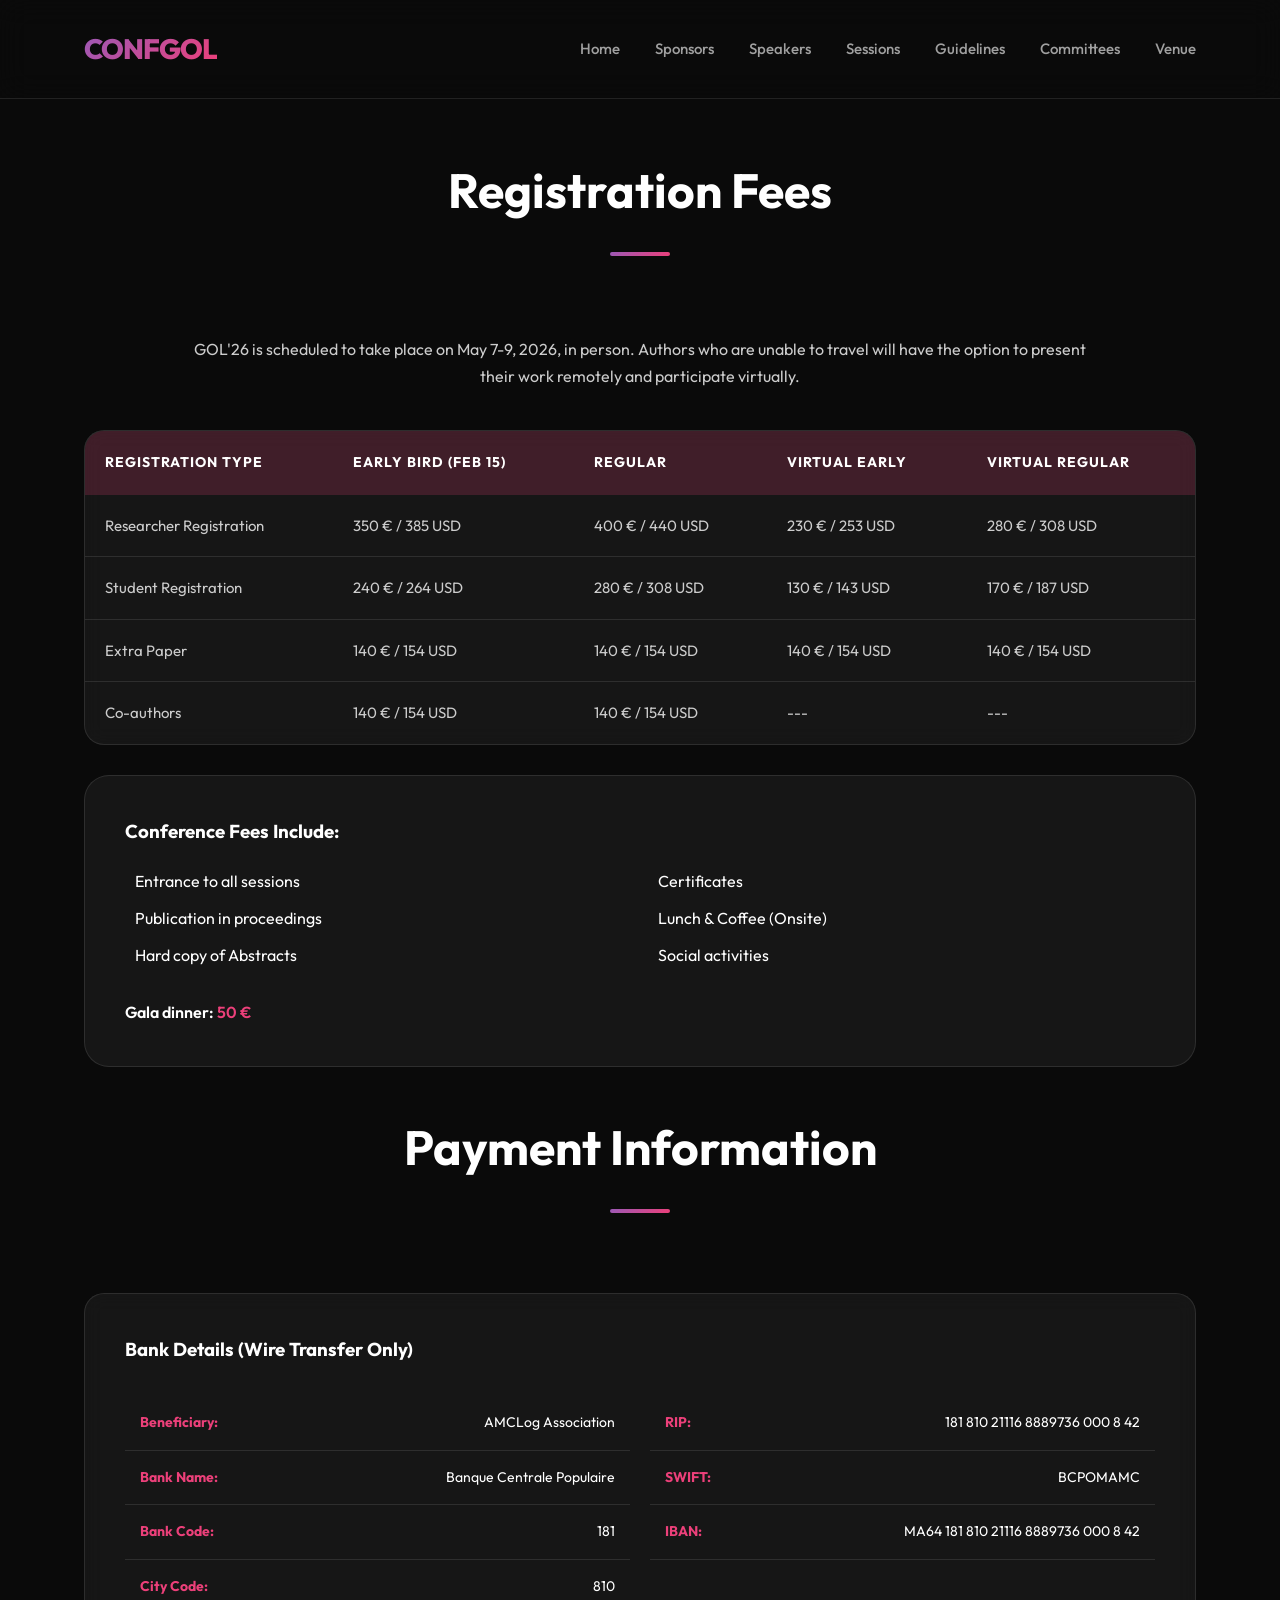
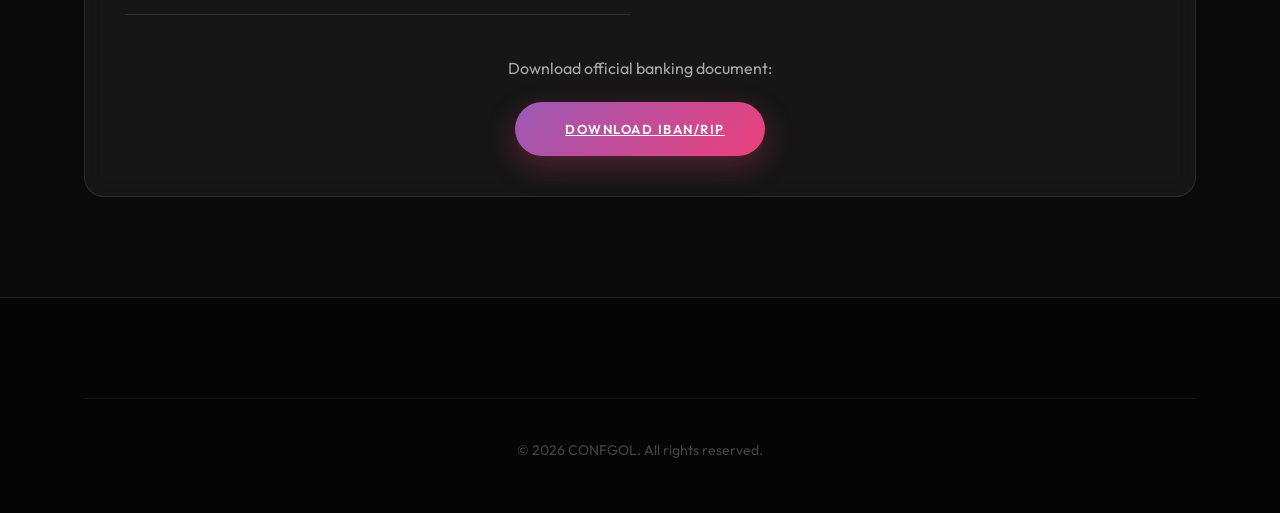
<file: registration-fees.html>
<!DOCTYPE html>
<html lang="en">
<head>
    <meta charset="UTF-8">
    <meta name="viewport" content="width=device-width, initial-scale=1.0">
    <title>Registration Fees | GOL'26</title>
    <link rel="preconnect" href="https://fonts.googleapis.com">
    <link rel="preconnect" href="https://fonts.gstatic.com" crossorigin>
    <link href="https://fonts.googleapis.com/css2?family=Outfit:wght@300;400;600;800&display=swap" rel="stylesheet">
    <link rel="stylesheet" href="css/style.css">
    <style>
        table {
            width: 100%;
            border-collapse: separate;
            border-spacing: 0;
            margin: 30px 0;
            background: var(--glass-bg);
            border-radius: 20px;
            overflow: hidden;
            border: 1px solid var(--glass-border);
            backdrop-filter: blur(10px);
        }
        th {
            background: rgba(236, 64, 122, 0.2);
            color: var(--white);
            padding: 20px;
            text-align: left;
            font-size: 14px;
            text-transform: uppercase;
            letter-spacing: 1px;
        }
        td {
            padding: 18px 20px;
            border-bottom: 1px solid var(--glass-border);
            color: #ccc;
            font-size: 15px;
        }
        tr:last-child td { border-bottom: none; }
        .fee-card {
            background: var(--glass-bg);
            border: 1px solid var(--glass-border);
            padding: 40px;
            border-radius: 25px;
            margin-bottom: 40px;
        }
        .bank-info {
            display: grid;
            grid-template-columns: repeat(auto-fit, minmax(300px, 1fr));
            gap: 20px;
            margin-top: 30px;
        }
        .bank-item {
            padding: 15px;
            border-bottom: 1px solid var(--glass-border);
            display: flex;
            justify-content: space-between;
            font-size: 14px;
        }
        .bank-item strong { color: var(--primary-pink); }
    </style>
</head>
<body>
    <header>
        <div class="container">
            <div class="logo">
                <a href="index.html">CONFGOL</a>
            </div>
            <nav id="main-nav">
                <div id="toggle-nav" aria-label="Toggle navigation">
                    <span class="menu-icon"></span>
                </div>
                <ul>
                    <li><a href="index.html">Home</a></li>
                    <li><a href="sponsor-and-partners.html">Sponsors</a></li>
                    <li><a href="keynote-speakers.html">Speakers</a></li>
                    <li><a href="special-sessions.html">Sessions</a></li>
                    <li><a href="author-guideline.html">Guidelines</a></li>
                    <li><a href="committees.html">Committees</a></li>
                    <li><a href="venue.html">Venue</a></li>
                </ul>
            </nav>
        </div>
    </header>

    <main class="container" style="padding-top: 150px;">
        <div class="section-header">
            <h2>Registration Fees</h2>
            <div class="divider"></div>
        </div>

        <p style="color: #ccc; margin-bottom: 40px; text-align: center; max-width: 900px; margin-left: auto; margin-right: auto;">
            GOL'26 is scheduled to take place on May 7-9, 2026, in person. Authors who are unable to travel will have the option to present their work remotely and participate virtually.
        </p>

        <table>
            <thead>
                <tr>
                    <th>Registration Type</th>
                    <th>Early Bird (Feb 15)</th>
                    <th>Regular</th>
                    <th>Virtual Early</th>
                    <th>Virtual Regular</th>
                </tr>
            </thead>
            <tbody>
                <tr>
                    <td>Researcher Registration</td>
                    <td>350 € / 385 USD</td>
                    <td>400 € / 440 USD</td>
                    <td>230 € / 253 USD</td>
                    <td>280 € / 308 USD</td>
                </tr>
                <tr>
                    <td>Student Registration</td>
                    <td>240 € / 264 USD</td>
                    <td>280 € / 308 USD</td>
                    <td>130 € / 143 USD</td>
                    <td>170 € / 187 USD</td>
                </tr>
                <tr>
                    <td>Extra Paper</td>
                    <td>140 € / 154 USD</td>
                    <td>140 € / 154 USD</td>
                    <td>140 € / 154 USD</td>
                    <td>140 € / 154 USD</td>
                </tr>
                <tr>
                    <td>Co-authors</td>
                    <td>140 € / 154 USD</td>
                    <td>140 € / 154 USD</td>
                    <td>---</td>
                    <td>---</td>
                </tr>
            </tbody>
        </table>

        <div class="fee-card">
            <h3>Conference Fees Include:</h3>
            <ul style="columns: 2; list-style: none; padding: 0; margin-top: 20px;">
                <li style="margin-bottom: 10px;"><i class="fas fa-check-circle" style="color: var(--primary-pink); margin-right: 10px;"></i> Entrance to all sessions</li>
                <li style="margin-bottom: 10px;"><i class="fas fa-check-circle" style="color: var(--primary-pink); margin-right: 10px;"></i> Publication in proceedings</li>
                <li style="margin-bottom: 10px;"><i class="fas fa-check-circle" style="color: var(--primary-pink); margin-right: 10px;"></i> Hard copy of Abstracts</li>
                <li style="margin-bottom: 10px;"><i class="fas fa-check-circle" style="color: var(--primary-pink); margin-right: 10px;"></i> Certificates</li>
                <li style="margin-bottom: 10px;"><i class="fas fa-check-circle" style="color: var(--primary-pink); margin-right: 10px;"></i> Lunch & Coffee (Onsite)</li>
                <li style="margin-bottom: 10px;"><i class="fas fa-check-circle" style="color: var(--primary-pink); margin-right: 10px;"></i> Social activities</li>
            </ul>
            <p style="margin-top: 20px; font-weight: 600;">Gala dinner: <span style="color: var(--primary-pink);">50 €</span></p>
        </div>

        <div class="section-header">
            <h2>Payment Information</h2>
            <div class="divider"></div>
        </div>

        <div class="glass-card">
            <h3 style="margin-bottom: 25px;">Bank Details (Wire Transfer Only)</h3>
            <div class="bank-info">
                <div>
                    <div class="bank-item"><strong>Beneficiary:</strong> AMCLog Association</div>
                    <div class="bank-item"><strong>Bank Name:</strong> Banque Centrale Populaire</div>
                    <div class="bank-item"><strong>Bank Code:</strong> 181</div>
                    <div class="bank-item"><strong>City Code:</strong> 810</div>
                </div>
                <div>
                    <div class="bank-item"><strong>RIP:</strong> 181 810 21116 8889736 000 8 42</div>
                    <div class="bank-item"><strong>SWIFT:</strong> BCPOMAMC</div>
                    <div class="bank-item"><strong>IBAN:</strong> MA64 181 810 21116 8889736 000 8 42</div>
                </div>
            </div>
            <div style="margin-top: 40px; text-align: center;">
                <p style="color: #aaa; margin-bottom: 20px;">Download official banking document:</p>
                <a href="docs/RIB_3.pdf" target="_blank" class="btn btn-primary"><i class="fas fa-file-pdf"></i> Download IBAN/RIP</a>
            </div>
        </div>
    </main>

    <footer style="margin-top: 100px;">
        <div class="container">
            <div class="footer-bottom">
                <p>&copy; 2026 CONFGOL. All rights reserved.</p>
            </div>
        </div>
    </footer>

    <script src="js/script.js"></script>
</body>
</html>
</file>
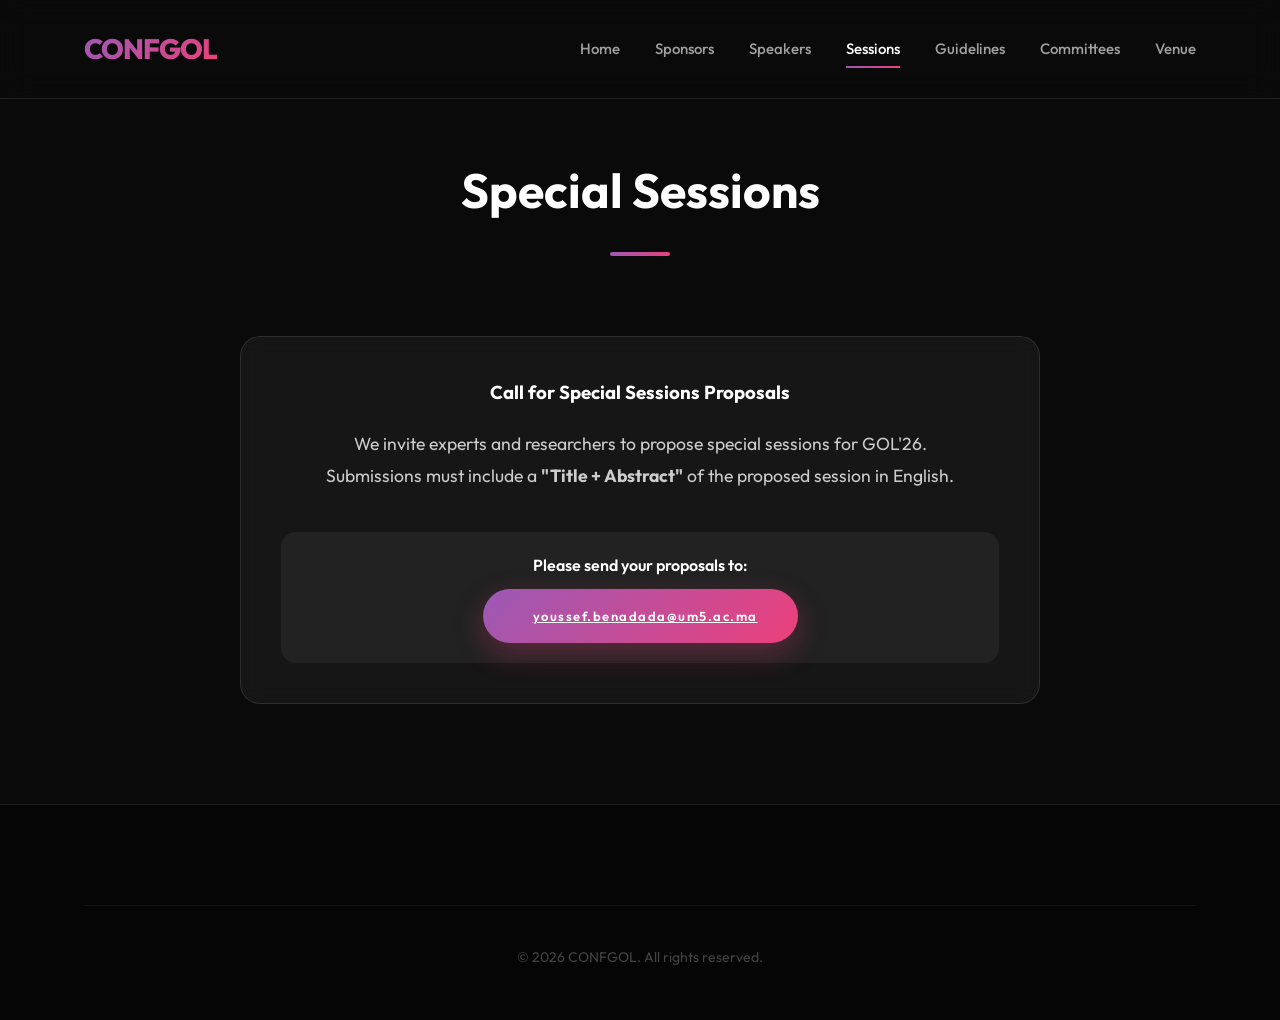
<file: special-sessions.html>
<!DOCTYPE html>
<html lang="en">
<head>
    <meta charset="UTF-8">
    <meta name="viewport" content="width=device-width, initial-scale=1.0">
    <title>Special Sessions | GOL'26</title>
    <link rel="preconnect" href="https://fonts.googleapis.com">
    <link rel="preconnect" href="https://fonts.gstatic.com" crossorigin>
    <link href="https://fonts.googleapis.com/css2?family=Outfit:wght@300;400;600;800&display=swap" rel="stylesheet">
    <link rel="stylesheet" href="css/style.css">
</head>
<body>
    <header>
        <div class="container">
            <div class="logo">
                <a href="index.html">CONFGOL</a>
            </div>
            <nav id="main-nav">
                <div id="toggle-nav" aria-label="Toggle navigation">
                    <span class="menu-icon"></span>
                </div>
                <ul>
                    <li><a href="index.html">Home</a></li>
                    <li><a href="sponsor-and-partners.html">Sponsors</a></li>
                    <li><a href="keynote-speakers.html">Speakers</a></li>
                    <li><a href="special-sessions.html" class="active">Sessions</a></li>
                    <li><a href="author-guideline.html">Guidelines</a></li>
                    <li><a href="committees.html">Committees</a></li>
                    <li><a href="venue.html">Venue</a></li>
                </ul>
            </nav>
        </div>
    </header>

    <main class="container" style="padding-top: 150px;">
        <div class="section-header">
            <h2>Special Sessions</h2>
            <div class="divider"></div>
        </div>

        <div class="glass-card" style="max-width: 800px; margin: 0 auto; text-align: center;">
            <i class="fas fa-lightbulb" style="font-size: 3rem; color: var(--primary-pink); margin-bottom: 25px;"></i>
            <h3 style="margin-bottom: 20px;">Call for Special Sessions Proposals</h3>
            <p style="color: #ccc; font-size: 1.1rem; line-height: 1.8;">
                We invite experts and researchers to propose special sessions for GOL'26. <br>
                Submissions must include a <strong>"Title + Abstract"</strong> of the proposed session in English.
            </p>
            <div style="margin-top: 40px; padding: 20px; background: rgba(255,255,255,0.05); border-radius: 15px;">
                <p style="margin-bottom: 10px; font-weight: 600;">Please send your proposals to:</p>
                <a href="mailto:youssef.benadada@um5.ac.ma" class="btn btn-primary" style="text-transform: none;">
                    <i class="fas fa-envelope"></i> youssef.benadada@um5.ac.ma
                </a>
            </div>
        </div>
    </main>

    <footer style="margin-top: 100px;">
        <div class="container">
            <div class="footer-bottom">
                <p>&copy; 2026 CONFGOL. All rights reserved.</p>
            </div>
        </div>
    </footer>

    <script src="js/script.js"></script>
</body>
</html>
</file>
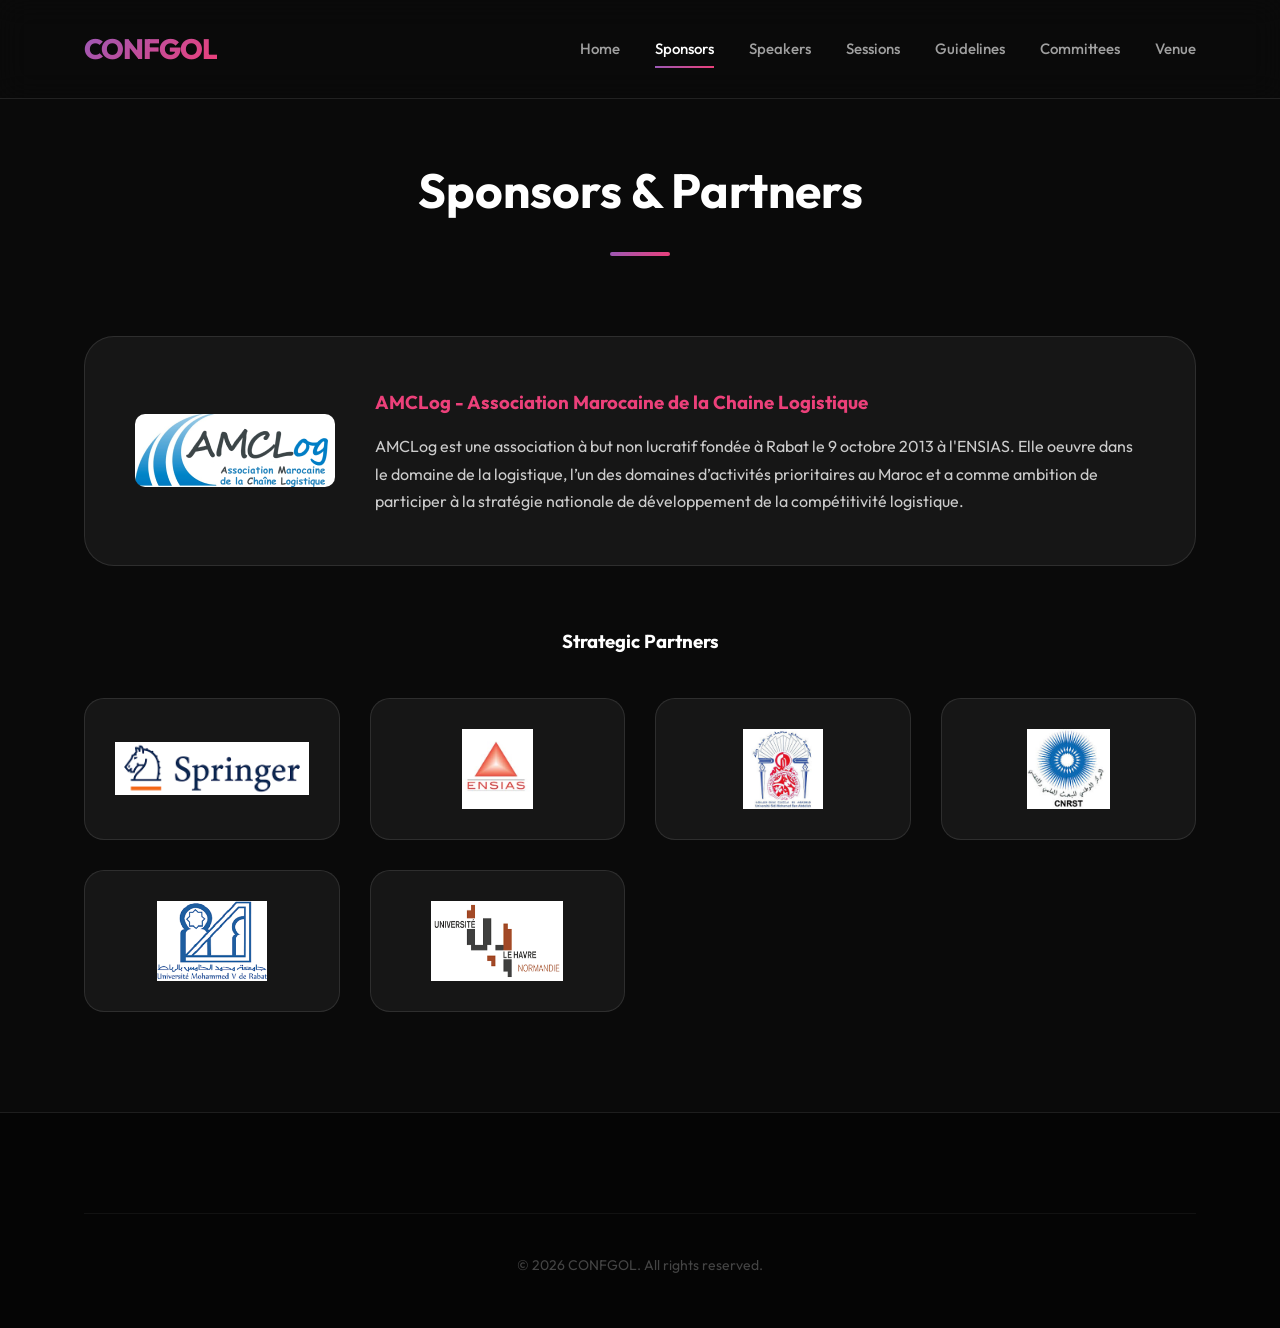
<file: sponsor-and-partners.html>
<!DOCTYPE html>
<html lang="en">
<head>
    <meta charset="UTF-8">
    <meta name="viewport" content="width=device-width, initial-scale=1.0">
    <title>Sponsors & Partners | GOL'26</title>
    <link rel="preconnect" href="https://fonts.googleapis.com">
    <link rel="preconnect" href="https://fonts.gstatic.com" crossorigin>
    <link href="https://fonts.googleapis.com/css2?family=Outfit:wght@300;400;600;800&display=swap" rel="stylesheet">
    <link rel="stylesheet" href="css/style.css">
    <style>
        .sponsor-content { margin-top: 50px; }
        .partners-grid {
            display: grid;
            grid-template-columns: repeat(auto-fit, minmax(200px, 1fr));
            gap: 30px;
            margin-top: 40px;
        }
        .partner-item {
            background: var(--glass-bg);
            padding: 30px;
            border-radius: 20px;
            border: 1px solid var(--glass-border);
            display: flex;
            align-items: center;
            justify-content: center;
            transition: var(--transition);
        }
        .partner-item:hover {
            transform: translateY(-5px);
            background: rgba(255, 255, 255, 0.1);
        }
        .partner-item img {
            max-width: 100%;
            max-height: 80px;
            transition: var(--transition);
        }
        .partner-item:hover img {
            transform: scale(1.1);
        }
        .sponsor-featured {
            background: var(--glass-bg);
            padding: 50px;
            border-radius: 30px;
            border: 1px solid var(--glass-border);
            margin-bottom: 60px;
            display: flex;
            gap: 40px;
            align-items: center;
        }
        @media (max-width: 768px) {
            .sponsor-featured { flex-direction: column; text-align: center; padding: 30px; }
        }
    </style>
</head>
<body>
    <header>
        <div class="container">
            <div class="logo">
                <a href="index.html">CONFGOL</a>
            </div>
            <nav id="main-nav">
                <div id="toggle-nav" aria-label="Toggle navigation">
                    <span class="menu-icon"></span>
                </div>
                <ul>
                    <li><a href="index.html">Home</a></li>
                    <li><a href="sponsor-and-partners.html" class="active">Sponsors</a></li>
                    <li><a href="keynote-speakers.html">Speakers</a></li>
                    <li><a href="special-sessions.html">Sessions</a></li>
                    <li><a href="author-guideline.html">Guidelines</a></li>
                    <li><a href="committees.html">Committees</a></li>
                    <li><a href="venue.html">Venue</a></li>
                </ul>
            </nav>
        </div>
    </header>

    <main class="container" style="padding-top: 150px;">
        <div class="section-header">
            <h2>Sponsors & Partners</h2>
            <div class="divider"></div>
        </div>

        <div class="sponsor-featured">
            <img src="images/asso.png" alt="Sponsor" style="max-height: 120px; border-radius: 10px;">
            <div>
                <h3 style="color: var(--primary-pink); margin-bottom: 15px;">AMCLog - Association Marocaine de la Chaine Logistique</h3>
                <p style="color: #ccc;">AMCLog est une association à but non lucratif fondée à Rabat le 9 octobre 2013 à l'ENSIAS. Elle oeuvre dans le domaine de la logistique, l’un des domaines d’activités prioritaires au Maroc et a comme ambition de participer à la stratégie nationale de développement de la compétitivité logistique.</p>
            </div>
        </div>

        <div class="section-header" style="margin-bottom: 40px;">
            <h3>Strategic Partners</h3>
        </div>

        <div class="partners-grid">
            <div class="partner-item"><img src="images/springer1.png" alt="Springer"></div>
            <div class="partner-item"><img src="images/ensias.jpg" alt="ENSIAS"></div>
            <div class="partner-item"><img src="images/ufes.png" alt="Partner"></div>
            <div class="partner-item"><img src="images/cnrst.png" alt="CNRST"></div>
            <div class="partner-item"><img src="images/um5.png" alt="UM5"></div>
            <div class="partner-item"><img src="images/lehavre.png" alt="Le Havre"></div>
        </div>
    </main>

    <footer style="margin-top: 100px;">
        <div class="container">
            <div class="footer-bottom">
                <p>&copy; 2026 CONFGOL. All rights reserved.</p>
            </div>
        </div>
    </footer>

    <script src="js/script.js"></script>
</body>
</html>
</file>
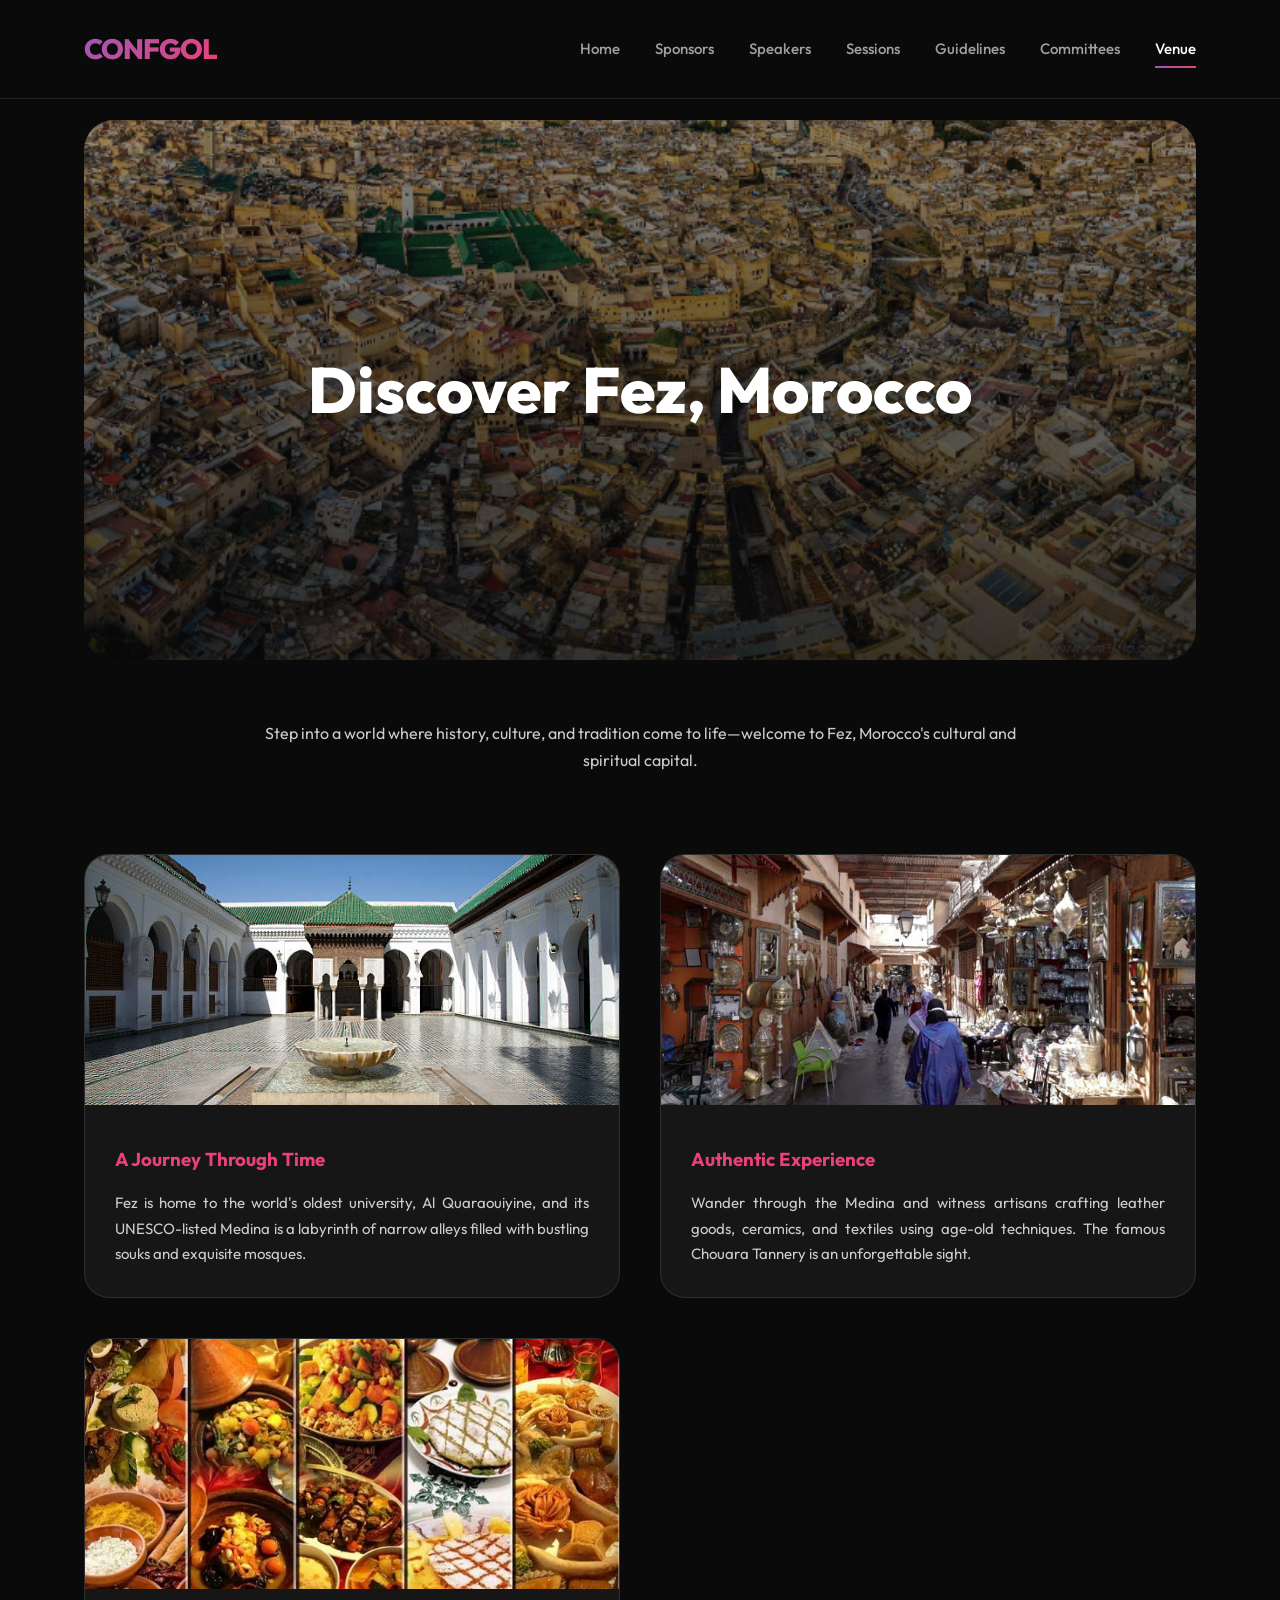
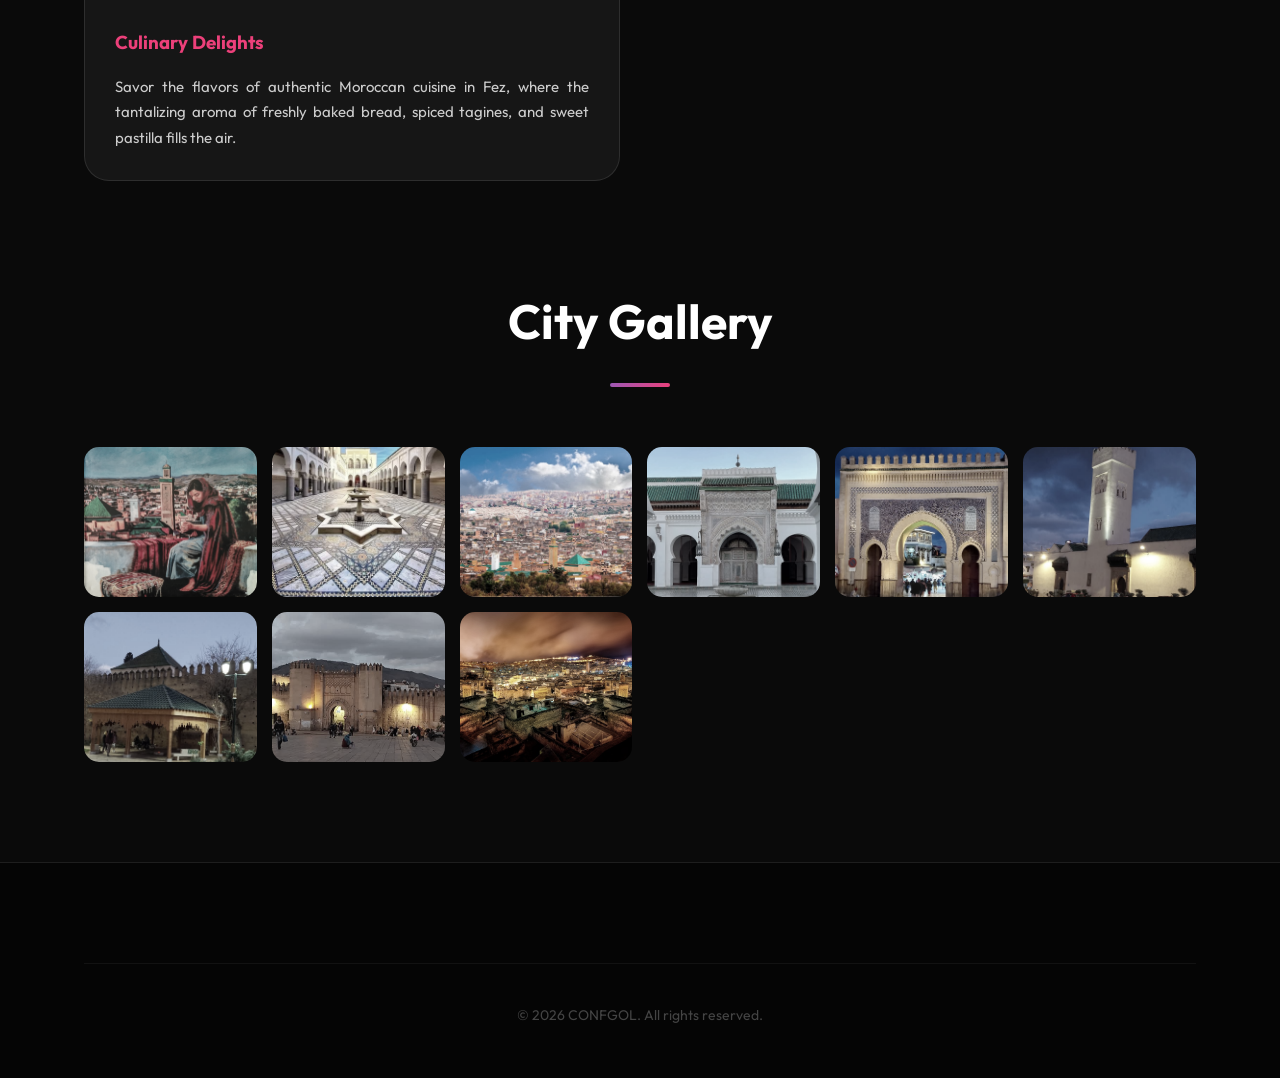
<file: venue.html>
<!DOCTYPE html>
<html lang="en">
<head>
    <meta charset="UTF-8">
    <meta name="viewport" content="width=device-width, initial-scale=1.0">
    <title>Venue | GOL'26</title>
    <link rel="preconnect" href="https://fonts.googleapis.com">
    <link rel="preconnect" href="https://fonts.gstatic.com" crossorigin>
    <link href="https://fonts.googleapis.com/css2?family=Outfit:wght@300;400;600;800&display=swap" rel="stylesheet">
    <link rel="stylesheet" href="css/style.css">
    <style>
        .venue-hero {
            height: 60vh;
            background: linear-gradient(rgba(10, 10, 10, 0.4), rgba(10, 10, 10, 0.8)), url('images/Fez.jpeg');
            background-size: cover;
            background-position: center;
            display: flex;
            align-items: center;
            justify-content: center;
            text-align: center;
            border-radius: 30px;
            margin-top: 120px;
            margin-bottom: 60px;
        }
        .venue-grid {
            display: grid;
            grid-template-columns: repeat(auto-fit, minmax(350px, 1fr));
            gap: 40px;
        }
        .venue-card {
            background: var(--glass-bg);
            border: 1px solid var(--glass-border);
            border-radius: 25px;
            overflow: hidden;
            transition: var(--transition);
        }
        .venue-card:hover { transform: translateY(-10px); border-color: var(--primary-pink); }
        .venue-card img { width: 100%; height: 250px; object-fit: cover; }
        .venue-card-content { padding: 30px; }
        .venue-card-content h3 { color: var(--primary-pink); margin-bottom: 15px; }
        .venue-card-content p { color: #ccc; font-size: 15px; text-align: justify; }

        .gallery-preview {
            display: grid;
            grid-template-columns: repeat(auto-fill, minmax(150px, 1fr));
            gap: 15px;
            margin-top: 60px;
        }
        .gallery-preview img {
            width: 100%;
            height: 150px;
            object-fit: cover;
            border-radius: 15px;
            cursor: pointer;
            transition: var(--transition);
            filter: grayscale(0.5);
        }
        .gallery-preview img:hover { filter: grayscale(0); transform: scale(1.05); }
    </style>
</head>
<body>
    <header>
        <div class="container">
            <div class="logo">
                <a href="index.html">CONFGOL</a>
            </div>
            <nav id="main-nav">
                <div id="toggle-nav" aria-label="Toggle navigation">
                    <span class="menu-icon"></span>
                </div>
                <ul>
                    <li><a href="index.html">Home</a></li>
                    <li><a href="sponsor-and-partners.html">Sponsors</a></li>
                    <li><a href="keynote-speakers.html">Speakers</a></li>
                    <li><a href="special-sessions.html">Sessions</a></li>
                    <li><a href="author-guideline.html">Guidelines</a></li>
                    <li><a href="committees.html">Committees</a></li>
                    <li><a href="venue.html" class="active">Venue</a></li>
                </ul>
            </nav>
        </div>
    </header>

    <main class="container">
        <div class="venue-hero">
            <h1 style="font-size: clamp(2rem, 5vw, 4rem); font-weight: 800;">Discover Fez, Morocco</h1>
        </div>

        <div class="section-header">
            <p style="max-width: 800px; margin: 0 auto; color: #ccc;">Step into a world where history, culture, and tradition come to life—welcome to Fez, Morocco's cultural and spiritual capital.</p>
        </div>

        <div class="venue-grid">
            <div class="venue-card">
                <img src="images/alquaraouiyne.jpg" alt="Al Quaraouiyine">
                <div class="venue-card-content">
                    <h3>A Journey Through Time</h3>
                    <p>Fez is home to the world's oldest university, Al Quaraouiyine, and its UNESCO-listed Medina is a labyrinth of narrow alleys filled with bustling souks and exquisite mosques.</p>
                </div>
            </div>
            <div class="venue-card">
                <img src="images/artisanat.jpg" alt="Artisanat">
                <div class="venue-card-content">
                    <h3>Authentic Experience</h3>
                    <p>Wander through the Medina and witness artisans crafting leather goods, ceramics, and textiles using age-old techniques. The famous Chouara Tannery is an unforgettable sight.</p>
                </div>
            </div>
            <div class="venue-card">
                <img src="images/CuisineMarocaine.jpg" alt="Cuisine">
                <div class="venue-card-content">
                    <h3>Culinary Delights</h3>
                    <p>Savor the flavors of authentic Moroccan cuisine in Fez, where the tantalizing aroma of freshly baked bread, spiced tagines, and sweet pastilla fills the air.</p>
                </div>
            </div>
        </div>

        <div class="section-header" style="margin-top: 100px; margin-bottom: 30px;">
            <h2>City Gallery</h2>
            <div class="divider"></div>
        </div>

        <div class="gallery-preview">
            <img src="images/fes2.jpg" alt="Fez">
            <img src="images/image13.jpg" alt="Fez">
            <img src="images/image14.jpg" alt="Fez">
            <img src="images/image1.jpg" alt="Fez">
            <img src="images/image3.jpg" alt="Fez">
            <img src="images/image4.jpg" alt="Fez">
            <img src="images/image7.jpg" alt="Fez">
            <img src="images/image8.jpg" alt="Fez">
            <img src="images/fesnuit.jpg" alt="Fez">
        </div>
    </main>

    <footer style="margin-top: 100px;">
        <div class="container">
            <div class="footer-bottom">
                <p>&copy; 2026 CONFGOL. All rights reserved.</p>
            </div>
        </div>
    </footer>

    <script src="js/script.js"></script>
</body>
</html>
</file>
<file: css/style.css>
@import url('https://fonts.googleapis.com/css2?family=Outfit:wght@300;400;500;600;700;800&display=swap');

:root {
    --primary-purple: #9b59b6;
    --primary-pink: #ec407a;
    --black: #0a0a0a;
    --dark-grey: #121212;
    --light-grey: #1a1a1a;
    --white: #ffffff;
    --text-muted: #a0a0a0;
    --glass-bg: rgba(255, 255, 255, 0.05);
    --glass-border: rgba(255, 255, 255, 0.1);
    --gradient: linear-gradient(135deg, #9b59b6 0%, #ec407a 100%);
    --gradient-hover: linear-gradient(135deg, #8e44ad 0%, #d81b60 100%);
    --transition: all 0.4s cubic-bezier(0.4, 0, 0.2, 1);
    --shadow: 0 15px 35px rgba(0, 0, 0, 0.5);
    --border-radius: 20px;
}


* {
    margin: 0;
    padding: 0;
    box-sizing: border-box;
}

html {
    scroll-behavior: smooth;
    scroll-padding-top: 120px;
}

body {
    font-family: 'Outfit', sans-serif;
    background-color: var(--black);
    color: var(--white);
    line-height: 1.7;
    overflow-x: hidden;
    -webkit-font-smoothing: antialiased;
}


::selection {
    background: var(--primary-pink);
    color: var(--white);
}


.container {
    width: 90%;
    max-width: 1250px;
    margin: 0 auto;
    padding: 0 20px;
}


header {
    background: rgba(10, 10, 10, 0.8);
    backdrop-filter: blur(15px);
    -webkit-backdrop-filter: blur(15px);
    padding: 25px 0;
    position: fixed;
    top: 0;
    width: 100%;
    z-index: 1000;
    border-bottom: 1px solid var(--glass-border);
    transition: var(--transition);
}

header.sticky {
    padding: 15px 0;
    background: rgba(10, 10, 10, 0.95);
    box-shadow: 0 5px 20px rgba(0,0,0,0.3);
}

header .container {
    display: flex;
    justify-content: space-between;
    align-items: center;
}

.logo a {
    font-size: 28px;
    font-weight: 800;
    background: var(--gradient);
    -webkit-background-clip: text;
    -webkit-text-fill-color: transparent;
    letter-spacing: -1px;
}

nav ul {
    display: flex;
    gap: 35px;
    list-style: none;
}

nav ul li a {
    color: var(--text-muted);
    font-weight: 500;
    font-size: 15px;
    text-decoration: none;
    transition: var(--transition);
    position: relative;
    padding: 5px 0;
}

nav ul li a:hover, 
nav ul li a.active {
    color: var(--white);
}

nav ul li a::after {
    content: '';
    position: absolute;
    bottom: -5px;
    left: 0;
    width: 0;
    height: 2px;
    background: var(--gradient);
    transition: var(--transition);
}

nav ul li a:hover::after,
nav ul li a.active::after {
    width: 100%;
}


.hero {
    min-height: 100vh;
    padding: 180px 20px 100px; /* Increased to 180px for absolute clearance */
    background: linear-gradient(rgba(10, 10, 10, 0.6), rgba(10, 10, 10, 0.9)), url('../images/hero_bg.png');
    background-size: cover;
    background-position: center;
    display: flex;
    flex-direction: column;
    align-items: center;
    justify-content: center;
    text-align: center;
    position: relative;
}

.hero::after {
    content: '';
    position: absolute;
    bottom: 0;
    left: 0;
    width: 100%;
    height: 200px;
    background: linear-gradient(to top, var(--black), transparent);
}

.hero-content h1 {
    font-size: clamp(2.5rem, 6vw, 4.5rem);
    line-height: 1.1;
    margin-bottom: 25px;
    font-weight: 800;
    background: var(--gradient);
    -webkit-background-clip: text;
    -webkit-text-fill-color: transparent;
    max-width: 1000px;
    margin-left: auto;
    margin-right: auto;
}

.hero-content p {
    font-size: clamp(1rem, 2vw, 1.4rem);
    color: var(--text-muted);
    max-width: 800px;
    margin: 0 auto 50px;
    font-weight: 400;
}


.countdown {
    display: flex;
    justify-content: center;
    gap: 15px;
    margin: 40px 0;
    font-family: 'Outfit', sans-serif;
}

.countdown span {
    background: var(--glass-bg);
    border: 1px solid var(--glass-border);
    padding: 20px 30px;
    border-radius: var(--border-radius);
    color: var(--white);
    font-size: 2.5rem;
    font-weight: 700;
    min-width: 100px;
    box-shadow: var(--shadow);
    display: flex;
    align-items: center;
    justify-content: center;
}


.btn {
    padding: 16px 40px;
    border-radius: 50px;
    font-weight: 600;
    text-transform: uppercase;
    font-size: 13px;
    letter-spacing: 1.5px;
    transition: var(--transition);
    cursor: pointer;
    border: none;
    display: inline-flex;
    align-items: center;
    justify-content: center;
    gap: 10px;
    position: relative;
    overflow: hidden;
    z-index: 1;
}

.btn-primary {
    background: var(--gradient);
    color: var(--white);
    box-shadow: 0 10px 30px rgba(236, 64, 122, 0.3);
}

.btn-primary:hover {
    transform: translateY(-5px);
    box-shadow: 0 15px 40px rgba(236, 64, 122, 0.5);
    background: var(--gradient-hover);
}

.btn-secondary {
    background: rgba(255, 255, 255, 0.05);
    color: var(--white);
    border: 1px solid var(--glass-border);
}

.btn-secondary:hover {
    background: rgba(255, 255, 255, 0.1);
    transform: translateY(-5px);
    border-color: var(--primary-pink);
}


section {
    padding: 120px 0;
}

.section-header {
    text-align: center;
    margin-bottom: 80px;
}

.section-header h2 {
    font-size: clamp(2rem, 4vw, 3rem);
    margin-bottom: 20px;
    font-weight: 700;
}

.divider {
    width: 60px;
    height: 4px;
    background: var(--gradient);
    margin: 0 auto;
    border-radius: 10px;
}


.glass-card {
    background: var(--glass-bg);
    border: 1px solid var(--glass-border);
    padding: 40px;
    border-radius: var(--border-radius);
    backdrop-filter: blur(10px);
    -webkit-backdrop-filter: blur(10px);
}


.about-stats {
    display: grid;
    grid-template-columns: repeat(auto-fit, minmax(200px, 1fr));
    gap: 30px;
    margin-top: 60px;
}

.stat-item {
    background: var(--glass-bg);
    padding: 40px 20px;
    border-radius: var(--border-radius);
    border: 1px solid var(--glass-border);
    text-align: center;
    transition: var(--transition);
}

.stat-item:hover {
    transform: translateY(-10px);
    background: rgba(255, 255, 255, 0.08);
    border-color: var(--primary-purple);
}

.stat-number {
    display: block;
    font-size: 3rem;
    font-weight: 800;
    background: var(--gradient);
    -webkit-background-clip: text;
    -webkit-text-fill-color: transparent;
    margin-bottom: 10px;
}

.stat-label {
    color: var(--text-muted);
    font-size: 15px;
    font-weight: 500;
    text-transform: uppercase;
    letter-spacing: 1px;
}


.speakers-grid {
    display: grid;
    grid-template-columns: repeat(auto-fill, minmax(300px, 1fr));
    gap: 40px;
}

.speaker-card {
    background: var(--light-grey);
    padding: 0;
    border-radius: var(--border-radius);
    overflow: hidden;
    transition: var(--transition);
    border: 1px solid transparent;
}

.speaker-card:hover {
    transform: translateY(-15px);
    border-color: var(--glass-border);
    background: var(--glass-bg);
    box-shadow: var(--shadow);
}

.speaker-image {
    height: 350px;
    overflow: hidden;
    position: relative;
}

.speaker-image img {
    width: 100%;
    height: 100%;
    object-fit: cover;
    transition: transform 0.6s cubic-bezier(0.4, 0, 0.2, 1);
}

.speaker-card:hover .speaker-image img {
    transform: scale(1.1);
}

.speaker-info {
    padding: 30px;
}

.speaker-info h3 {
    font-size: 20px;
    margin-bottom: 10px;
    font-weight: 700;
}

.speaker-title {
    color: var(--text-muted);
    font-size: 14px;
    line-height: 1.5;
}


.topics-buttons {
    display: flex;
    justify-content: center;
    gap: 20px;
    margin-bottom: 50px;
}

.topics-buttons .btn.active {
    background: var(--gradient);
    color: white;
}

.topics-section {
    display: none;
    animation: fadeInUp 0.6s ease both;
}

.topics-section.active {
    display: block;
}

.topics-list {
    display: grid;
    grid-template-columns: repeat(auto-fit, minmax(300px, 1fr));
    gap: 20px;
    list-style: none;
}

.topics-list li {
    background: var(--light-grey);
    padding: 18px 25px;
    border-radius: 15px;
    border-left: 4px solid var(--primary-pink);
    font-size: 15px;
    transition: var(--transition);
    color: #eee;
}

.topics-list li:hover {
    background: var(--glass-bg);
    transform: translateX(10px);
    border-left-color: var(--primary-purple);
}


.tab-pane {
    display: grid;
    grid-template-columns: repeat(auto-fit, minmax(300px, 1fr));
    gap: 25px;
}

.schedule-item {
    background: var(--light-grey);
    padding: 30px;
    border-radius: var(--border-radius);
    display: flex;
    flex-direction: column;
    gap: 15px;
    transition: var(--transition);
}

.schedule-item:hover {
    background: var(--glass-bg);
    border: 1px solid var(--glass-border);
    transform: translateY(-5px);
}

.schedule-item .info-item {
    color: var(--primary-pink);
    font-weight: 700;
    font-size: 14px;
    display: flex;
    align-items: center;
    gap: 10px;
}

.schedule-item h3 {
    font-size: 18px;
    margin-bottom: 5px;
}

.schedule-item p {
    font-size: 14px;
    color: var(--text-muted);
}


.registration-grid {
    display: grid;
    grid-template-columns: repeat(auto-fit, minmax(320px, 1fr));
    gap: 30px;
}

.registration-card {
    background: var(--light-grey);
    padding: 50px 40px;
    border-radius: 30px;
    transition: var(--transition);
    border: 1px solid transparent;
    display: flex;
    flex-direction: column;
}

.registration-card:hover {
    transform: translateY(-10px);
    background: var(--glass-bg);
    border-color: var(--glass-border);
    box-shadow: var(--shadow);
}

.registration-card h3 {
    font-size: 24px;
    margin-bottom: 30px;
    text-align: center;
    color: var(--primary-pink);
}

.reg-details p {
    display: flex;
    justify-content: space-between;
    margin-bottom: 15px;
    color: var(--text-muted);
    font-size: 15px;
}

.reg-details .price {
    font-weight: 700;
    color: var(--white);
}

.registration-card .btn {
    margin-top: auto;
    width: 100%;
}


.team-grid {
    display: grid;
    grid-template-columns: repeat(auto-fit, minmax(400px, 1fr));
    gap: 30px;
}

.team-member {
    border-radius: var(--border-radius);
    overflow: hidden;
    position: relative;
}

.team-member img {
    width: 100%;
    height: 100%;
    object-fit: cover;
    transition: transform 0.5s ease;
}

.team-member:hover img {
    transform: scale(1.05);
}


footer {
    background: #050505;
    padding: 100px 0 50px;
    border-top: 1px solid var(--glass-border);
}

.footer-content {
    display: grid;
    grid-template-columns: repeat(auto-fit, minmax(250px, 1fr));
    gap: 60px;
    margin-bottom: 60px;
}

.footer-column h3 {
    margin-bottom: 30px;
    font-size: 20px;
    position: relative;
    padding-bottom: 10px;
}

.footer-column h3::after {
    content: '';
    position: absolute;
    bottom: 0;
    left: 0;
    width: 30px;
    height: 2px;
    background: var(--gradient);
}

.past-editions-grid {
    display: flex;
    flex-wrap: wrap;
    gap: 12px;
}

.edition-link {
    background: var(--light-grey);
    padding: 10px 20px;
    border-radius: 8px;
    font-size: 14px;
    text-decoration: none;
    color: var(--text-muted);
    transition: var(--transition);
}

.edition-link:hover {
    background: var(--gradient);
    color: white;
    transform: translateY(-3px);
}

.footer-bottom {
    text-align: center;
    padding-top: 40px;
    border-top: 1px solid rgba(255, 255, 255, 0.05);
    color: #444;
    font-size: 14px;
}


#toggle-nav {
    display: none;
    cursor: pointer;
    background: transparent;
    border: none;
}

.menu-icon {
    width: 25px;
    height: 2px;
    background: var(--white);
    display: block;
    position: relative;
}

.menu-icon::before, .menu-icon::after {
    content: '';
    width: 100%;
    height: 2px;
    background: var(--white);
    position: absolute;
    left: 0;
    transition: 0.3s;
}

.menu-icon::before { top: -8px; }
.menu-icon::after { bottom: -8px; }

@keyframes fadeInUp {
    from { opacity: 0; transform: translateY(30px); }
    to { opacity: 1; transform: translateY(0); }
}


@media (max-width: 992px) {
    nav ul { gap: 20px; }
    .hero-content h1 { font-size: 3.5rem; }
}

@media (max-width: 768px) {
    #toggle-nav { display: block; }
    
    nav ul {
        display: none;
        position: absolute;
        top: 100%;
        left: 0;
        width: 100%;
        background: rgba(10, 10, 10, 0.98);
        flex-direction: column;
        padding: 30px;
        border-bottom: 1px solid var(--glass-border);
        text-align: center;
    }
    
    nav#main-nav.active ul {
        display: flex;
    }

    .hero-content h1 { font-size: 2.5rem; }
    .countdown span { font-size: 1.8rem; padding: 15px 20px; min-width: 70px; }
    .team-grid { grid-template-columns: 1fr; }
}
</file>
